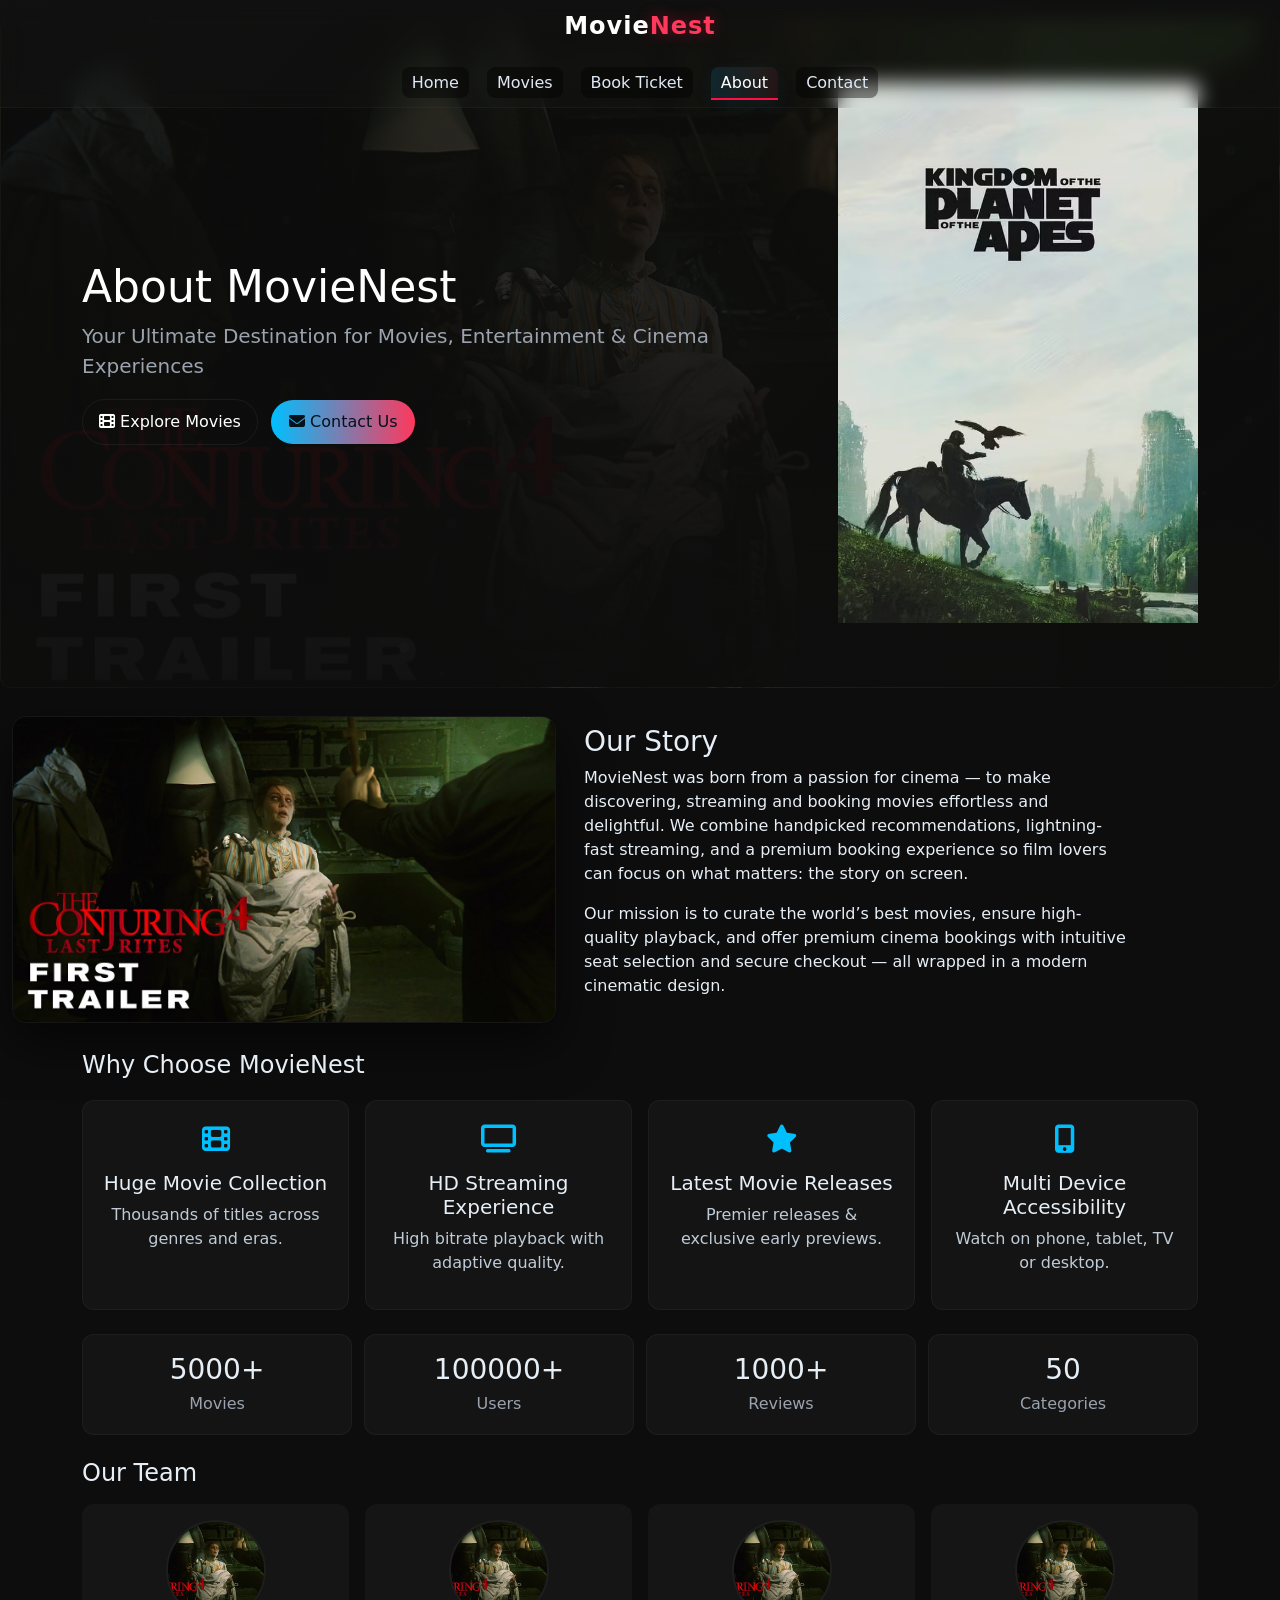
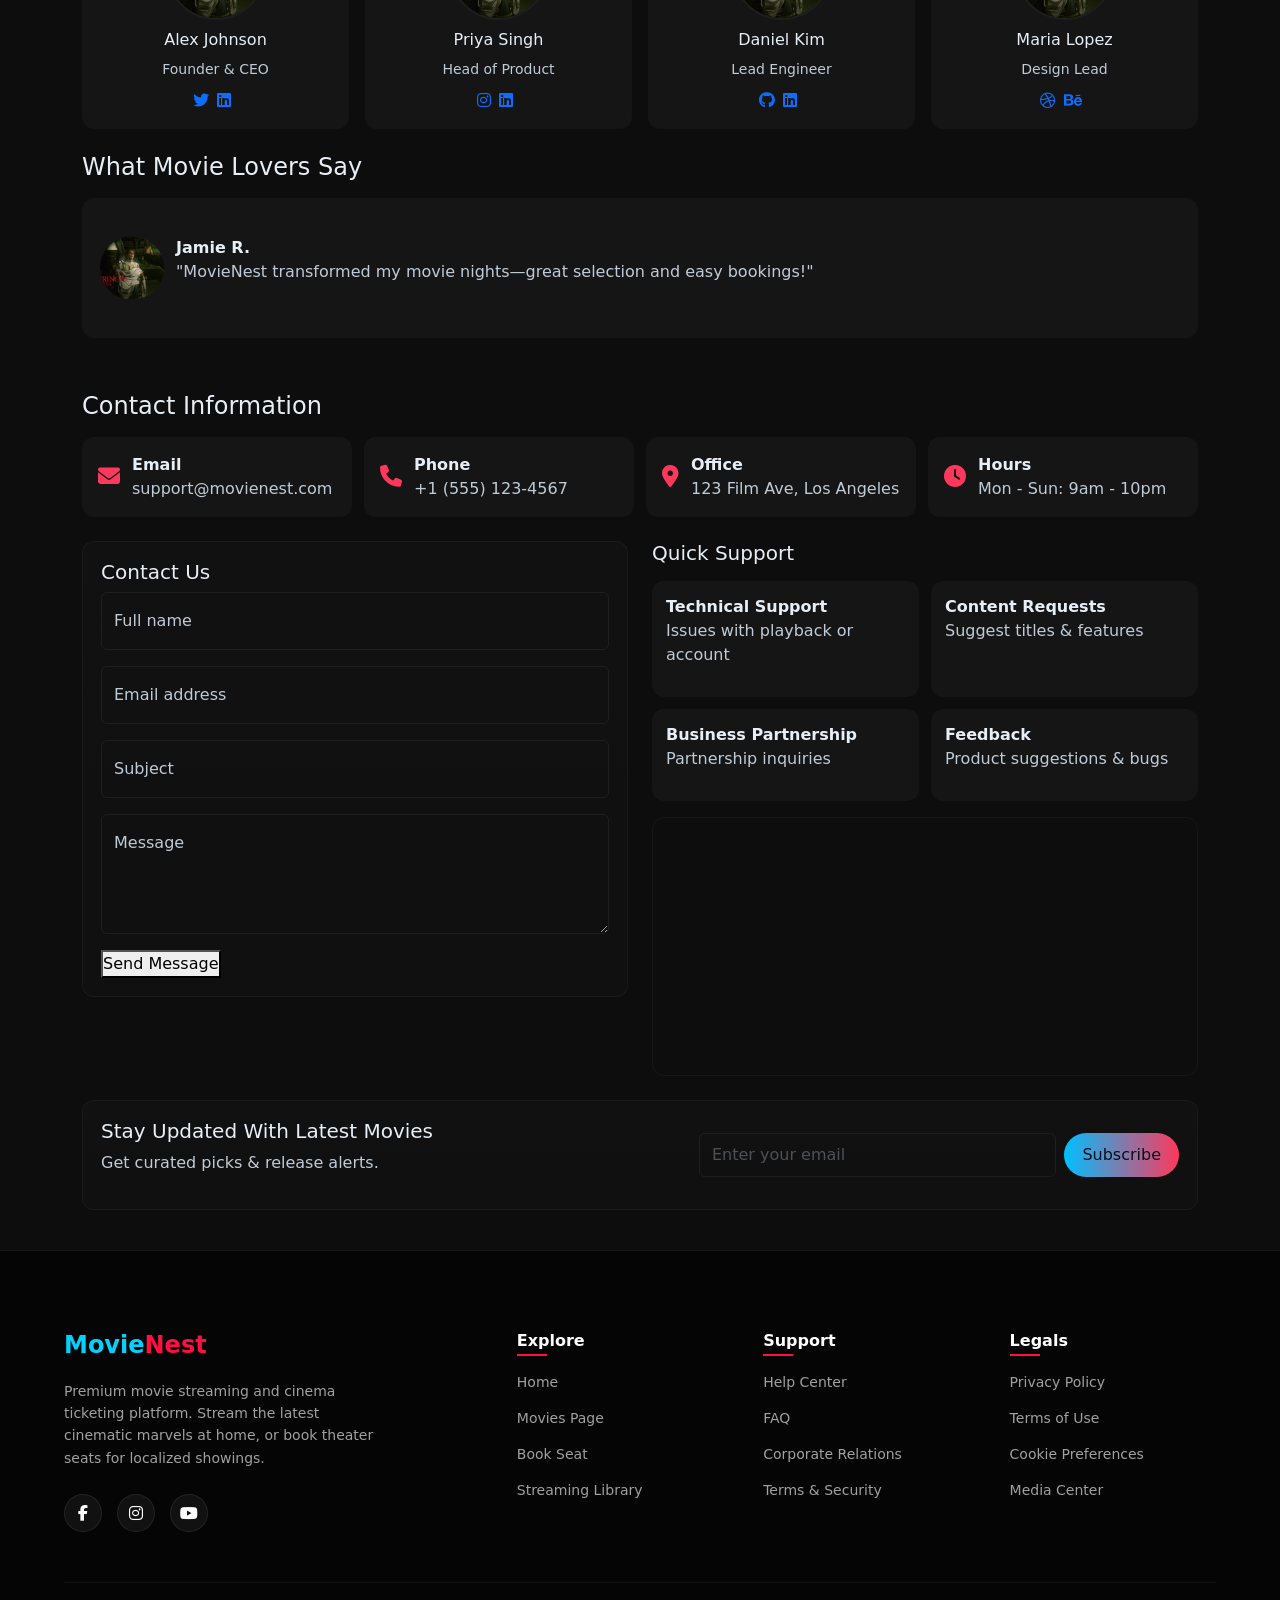
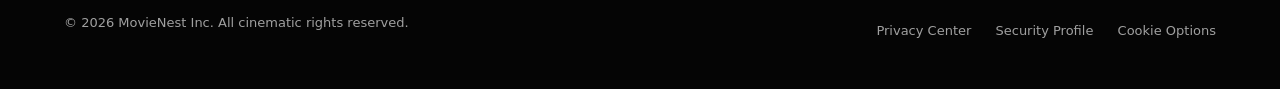
<file: movies/about.html>
<!doctype html>
<html lang="en">
<head>
  <meta charset="utf-8">
  <meta name="viewport" content="width=device-width, initial-scale=1">
  <title>About & Contact - MovieNest</title>
  <link href="https://cdn.jsdelivr.net/npm/bootstrap@5.3.7/dist/css/bootstrap.min.css" rel="stylesheet">
  <link rel="stylesheet" href="https://cdnjs.cloudflare.com/ajax/libs/font-awesome/6.4.0/css/all.min.css">
  <link rel="stylesheet" href="movies.css">
  <link rel="stylesheet" href="style.css">
  <link rel="stylesheet" href="about.css">
</head>
<body>
  <!-- Header -->
  <header id="navHeader">
    <nav class="navbar-glass">
      <div class="nav-brand">
        <a href="index.html" style="text-decoration:none"><h3>Movie<span>Nest</span></h3></a>
      </div>
      <button class="hamburger" id="hamburgerBtn" aria-label="Toggle navigation"><i class="fa-solid fa-bars"></i></button>
      <ul class="nav-links" id="navLinksMenu">
        <li><a href="index.html">Home</a></li>
        <li><a href="movies.html">Movies</a></li>
        <li><a href="booking.html">Book Ticket</a></li>
        <li class="active"><a href="about.html">About</a></li>
        <li><a href="#contactSection">Contact</a></li>
      </ul>
    </nav>
  </header>

  <!-- Hero -->
  <section class="hero">
    <div class="overlay"></div>
    <div class="particles"></div>
    <div class="container d-flex align-items-center gap-4">
      <div style="flex:1;">
        <h1>About MovieNest</h1>
        <p class="lead">Your Ultimate Destination for Movies, Entertainment & Cinema Experiences</p>
        <div class="cta">
          <a href="movies.html" class="btn btn-ghost me-2"><i class="fa-solid fa-film"></i> Explore Movies</a>
          <a href="#contactSection" class="btn btn-primary-cta"><i class="fa-solid fa-envelope"></i> Contact Us</a>
        </div>
      </div>
      <div style="width:360px" class="d-none d-md-block">
        <div class="glass-card img-card">
          <img src="img/Kingdom-of-the-Planet-of-the-Apes-Movie-Poster-Temp.avif" alt="collage" style="width:100%;height:auto;display:block">
        </div>
      </div>
    </div>
  </section>

  <!-- Our Story -->
  <section class="container story">
    <div class="img-card reveal"><img src="img/maxresdefault.jpg" alt="story" style="width:100%;height:100%;object-fit:cover"></div>
    <div class="content reveal">
      <h3>Our Story</h3>
      <p>MovieNest was born from a passion for cinema — to make discovering, streaming and booking movies effortless and delightful. We combine handpicked recommendations, lightning-fast streaming, and a premium booking experience so film lovers can focus on what matters: the story on screen.</p>
      <p>Our mission is to curate the world’s best movies, ensure high-quality playback, and offer premium cinema bookings with intuitive seat selection and secure checkout — all wrapped in a modern cinematic design.</p>
    </div>
  </section>

  <!-- Why choose us -->
  <section class="container">
    <h4 class="mb-3">Why Choose MovieNest</h4>
    <div class="why-grid">
      <div class="why-card reveal"><div class="icon"><i class="fa-solid fa-film"></i></div><h5>Huge Movie Collection</h5><p class="text-muted">Thousands of titles across genres and eras.</p></div>
      <div class="why-card reveal"><div class="icon"><i class="fa-solid fa-tv"></i></div><h5>HD Streaming Experience</h5><p class="text-muted">High bitrate playback with adaptive quality.</p></div>
      <div class="why-card reveal"><div class="icon"><i class="fa-solid fa-star"></i></div><h5>Latest Movie Releases</h5><p class="text-muted">Premier releases & exclusive early previews.</p></div>
      <div class="why-card reveal"><div class="icon"><i class="fa-solid fa-mobile-screen-button"></i></div><h5>Multi Device Accessibility</h5><p class="text-muted">Watch on phone, tablet, TV or desktop.</p></div>
    </div>
  </section>

  <!-- Statistics -->
  <section class="container my-4">
    <div class="counters">
      <div class="counter reveal"><h3 id="c1">0</h3><p>Movies</p></div>
      <div class="counter reveal"><h3 id="c2">0</h3><p>Users</p></div>
      <div class="counter reveal"><h3 id="c3">0</h3><p>Reviews</p></div>
      <div class="counter reveal"><h3 id="c4">0</h3><p>Categories</p></div>
    </div>
  </section>

  <!-- Team -->
  <section class="container my-4">
    <h4 class="mb-3">Our Team</h4>
    <div class="team-grid">
      <div class="team-card reveal"><img src="img/maxresdefault.jpg" alt="dev"><h6>Alex Johnson</h6><small class="text-muted">Founder & CEO</small><div class="mt-2"><a href="#" class="me-2"><i class="fa-brands fa-twitter"></i></a><a href="#" class="me-2"><i class="fa-brands fa-linkedin"></i></a></div></div>
      <div class="team-card reveal"><img src="img/maxresdefault.jpg" alt="dev"><h6>Priya Singh</h6><small class="text-muted">Head of Product</small><div class="mt-2"><a href="#" class="me-2"><i class="fa-brands fa-instagram"></i></a><a href="#" class="me-2"><i class="fa-brands fa-linkedin"></i></a></div></div>
      <div class="team-card reveal"><img src="img/maxresdefault.jpg" alt="dev"><h6>Daniel Kim</h6><small class="text-muted">Lead Engineer</small><div class="mt-2"><a href="#" class="me-2"><i class="fa-brands fa-github"></i></a><a href="#" class="me-2"><i class="fa-brands fa-linkedin"></i></a></div></div>
      <div class="team-card reveal"><img src="img/maxresdefault.jpg" alt="dev"><h6>Maria Lopez</h6><small class="text-muted">Design Lead</small><div class="mt-2"><a href="#" class="me-2"><i class="fa-brands fa-dribbble"></i></a><a href="#" class="me-2"><i class="fa-brands fa-behance"></i></a></div></div>
    </div>
  </section>

  <!-- Testimonials -->
  <section class="container my-4 testimonial-wrap">
    <h4 class="mb-3">What Movie Lovers Say</h4>
    <div style="position:relative;overflow:hidden;height:170px">
      <div class="testimonial reveal">
        <div class="avatar"><img src="img/maxresdefault.jpg" alt="u"></div>
        <div><strong>Jamie R.</strong><p class="text-muted">"MovieNest transformed my movie nights—great selection and easy bookings!"</p></div>
      </div>
      <div class="testimonial reveal">
        <div class="avatar"><img src="img/maxresdefault.jpg" alt="u"></div>
        <div><strong>Sana K.</strong><p class="text-muted">"Perfect UI & fast streaming. Highly recommended."</p></div>
      </div>
      <div class="testimonial reveal">
        <div class="avatar"><img src="img/maxresdefault.jpg" alt="u"></div>
        <div><strong>Ravi P.</strong><p class="text-muted">"Seat selection is intuitive and the checkout is seamless."</p></div>
      </div>
    </div>
  </section>

  <!-- Contact Information -->
  <section id="contactSection" class="container my-4">
    <h4 class="mb-3">Contact Information</h4>
    <div class="contact-grid">
      <div class="contact-card reveal"><div class="icon"><i class="fa-solid fa-envelope"></i></div><div><strong>Email</strong><div class="text-muted">support@movienest.com</div></div></div>
      <div class="contact-card reveal"><div class="icon"><i class="fa-solid fa-phone"></i></div><div><strong>Phone</strong><div class="text-muted">+1 (555) 123-4567</div></div></div>
      <div class="contact-card reveal"><div class="icon"><i class="fa-solid fa-location-dot"></i></div><div><strong>Office</strong><div class="text-muted">123 Film Ave, Los Angeles</div></div></div>
      <div class="contact-card reveal"><div class="icon"><i class="fa-solid fa-clock"></i></div><div><strong>Hours</strong><div class="text-muted">Mon - Sun: 9am - 10pm</div></div></div>
    </div>

    <div class="row mt-4">
      <div class="col-lg-6">
        <div class="form-glass">
          <h5>Contact Us</h5>
          <form id="contactForm">
            <div class="mb-3 form-floating">
              <input id="cname" class="form-control" placeholder="Full name" required>
              <label for="cname">Full name</label>
            </div>
            <div class="mb-3 form-floating">
              <input id="cemail" class="form-control" placeholder="Email" required>
              <label for="cemail">Email address</label>
            </div>
            <div class="mb-3 form-floating">
              <input id="csubject" class="form-control" placeholder="Subject">
              <label for="csubject">Subject</label>
            </div>
            <div class="mb-3 form-floating">
              <textarea id="cmessage" class="form-control" placeholder="Message" style="height:120px"></textarea>
              <label for="cmessage">Message</label>
            </div>
            <button class="proceed-btn" type="submit">Send Message</button>
          </form>
        </div>
      </div>

      <div class="col-lg-6">
        <h5 class="mb-3">Quick Support</h5>
        <div class="support-grid">
          <div class="support-card reveal"><strong>Technical Support</strong><p class="text-muted">Issues with playback or account</p></div>
          <div class="support-card reveal"><strong>Content Requests</strong><p class="text-muted">Suggest titles & features</p></div>
          <div class="support-card reveal"><strong>Business Partnership</strong><p class="text-muted">Partnership inquiries</p></div>
          <div class="support-card reveal"><strong>Feedback</strong><p class="text-muted">Product suggestions & bugs</p></div>
        </div>

        <div class="map-wrap mt-3">
          <iframe src="https://www.google.com/maps?q=Los+Angeles&output=embed" style="width:100%;height:250px;border:0;" loading="lazy"></iframe>
        </div>
      </div>
    </div>
  </section>

  <!-- FAQ
  <section class="container my-4 faq">
    <h4 class="mb-3">FAQ</h4>
    <div class="accordion" id="faqAcc">
      <div class="accordion-item">
        <h2 class="accordion-header"><button class="accordion-button collapsed" type="button" data-bs-toggle="collapse" data-bs-target="#faq1">How can I book movie tickets?</button></h2>
        <div id="faq1" class="accordion-collapse collapse" data-bs-parent="#faqAcc"><div class="accordion-body">Select a movie, pick a showtime, choose seats and checkout.</div></div>
      </div>
      <div class="accordion-item">
        <h2 class="accordion-header"><button class="accordion-button collapsed" type="button" data-bs-toggle="collapse" data-bs-target="#faq2">Can I watch trailers?</button></h2>
        <div id="faq2" class="accordion-collapse collapse" data-bs-parent="#faqAcc"><div class="accordion-body">Yes — use the "Watch Trailer" buttons on movie pages.</div></div>
      </div>
      <div class="accordion-item">
        <h2 class="accordion-header"><button class="accordion-button collapsed" type="button" data-bs-toggle="collapse" data-bs-target="#faq3">Is MovieNest free?</button></h2>
        <div id="faq3" class="accordion-collapse collapse" data-bs-parent="#faqAcc"><div class="accordion-body">MovieNest offers free browsing; some content and bookings may be paid.</div></div>
      </div>
      <div class="accordion-item">
        <h2 class="accordion-header"><button class="accordion-button collapsed" type="button" data-bs-toggle="collapse" data-bs-target="#faq4">How do I contact support?</button></h2>
        <div id="faq4" class="accordion-collapse collapse" data-bs-parent="#faqAcc"><div class="accordion-body">Use the contact form or email support@movienest.com.</div></div>
      </div>
      <div class="accordion-item">
        <h2 class="accordion-header"><button class="accordion-button collapsed" type="button" data-bs-toggle="collapse" data-bs-target="#faq5">Can I cancel bookings?</button></h2>
        <div id="faq5" class="accordion-collapse collapse" data-bs-parent="#faqAcc"><div class="accordion-body">Cancellation policies vary by partner cinemas; check booking details.</div></div>
      </div>
    </div>
  </section> -->

  <!-- Newsletter -->
  <section class="container my-4">
    <div class="newsletter form-glass d-flex align-items-center justify-content-between">
      <div>
        <h5>Stay Updated With Latest Movies</h5>
        <p class="text-muted">Get curated picks & release alerts.</p>
      </div>
      <div class="d-flex gap-2" style="max-width:480px;width:100%">
        <input class="form-control" placeholder="Enter your email">
        <button class="btn btn-primary-cta">Subscribe</button>
      </div>
    </div>
  </section>

    <!-- 11. Premium Cinematic Footer -->
    <footer class="premium-footer">
      <div class="footer-top">
        <div class="footer-brand-col">
          <h4>Movie<span>Nest</span></h4>
          <p>Premium movie streaming and cinema ticketing platform. Stream the latest cinematic marvels at home, or book theater seats for localized showings.</p>
          <div class="social-links">
            <a href="#" class="social-btn" aria-label="Facebook"><i class="fa-brands fa-facebook-f"></i></a>
                    
            <a href="#" class="social-btn" aria-label="Instagram"><i class="fa-brands fa-instagram"></i></a>
            <a href="#" class="social-btn" aria-label="YouTube"><i class="fa-brands fa-youtube"></i></a>
          </div>
        </div>
            
        <div class="footer-col">
          <h5>Explore</h5>
          <ul class="footer-links">
            <li><a href="index.html">Home</a></li>
            <li><a href="movies.html">Movies Page</a></li>
            <li><a href="booking.html">Book Seat</a></li>
            <li><a href="#">Streaming Library</a></li>
          </ul>
        </div>

        <div class="footer-col">
          <h5>Support</h5>
          <ul class="footer-links">
            <li><a href="#">Help Center</a></li>
            <li><a href="#">FAQ</a></li>
            <li><a href="#">Corporate Relations</a></li>
            <li><a href="#">Terms & Security</a></li>
          </ul>
        </div>

        <div class="footer-col">
          <h5>Legals</h5>
          <ul class="footer-links">
            <li><a href="#">Privacy Policy</a></li>
            <li><a href="#">Terms of Use</a></li>
            <li><a href="#">Cookie Preferences</a></li>
            <li><a href="#">Media Center</a></li>
          </ul>
        </div>
      </div>

      <div class="footer-bottom">
        <p>&copy; 2026 MovieNest Inc. All cinematic rights reserved.</p>
        <div class="footer-bottom-links">
          <a href="#">Privacy Center</a>
          <a href="#">Security Profile</a>
          <a href="#">Cookie Options</a>
        </div>
      </div>
    </footer>

  <script src="https://cdn.jsdelivr.net/npm/bootstrap@5.3.7/dist/js/bootstrap.bundle.min.js"></script>
  <script src="nav.js"></script>
  <script src="about.js"></script>
</body>
</html>
</file>
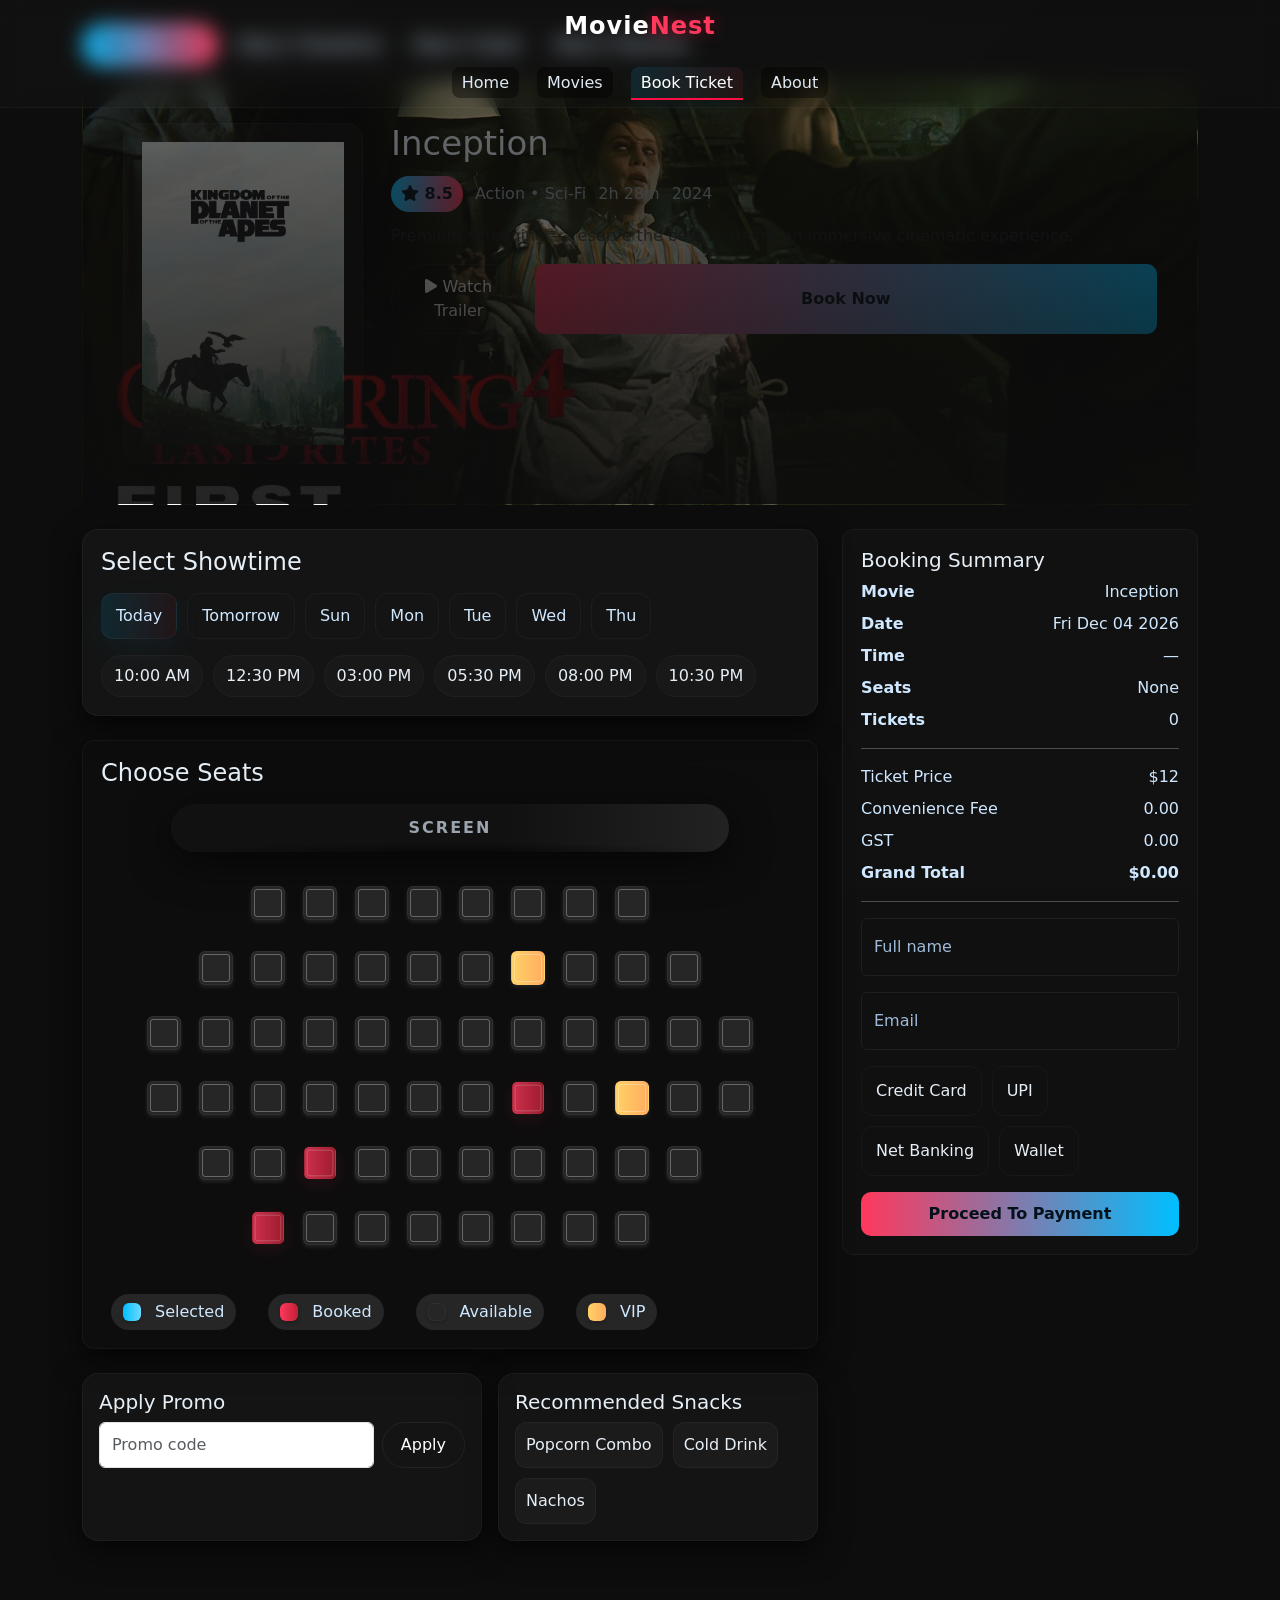
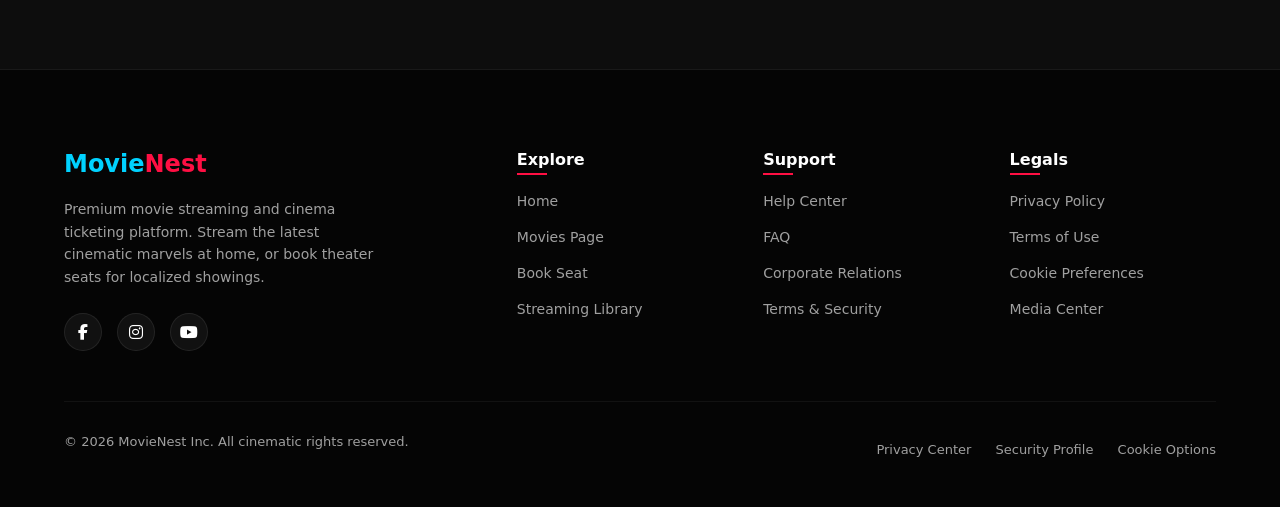
<file: movies/booking.html>
<!doctype html>
<html lang="en">
<head>
  <meta charset="utf-8">
  <meta name="viewport" content="width=device-width, initial-scale=1">
  <title>Book Tickets - MovieNest</title>
  <!-- Bootstrap -->
  <link href="https://cdn.jsdelivr.net/npm/bootstrap@5.3.7/dist/css/bootstrap.min.css" rel="stylesheet">
  <!-- FontAwesome -->
  <link rel="stylesheet" href="https://cdnjs.cloudflare.com/ajax/libs/font-awesome/6.4.0/css/all.min.css">
  <!-- Shared & page styles -->
  <link rel="stylesheet" href="movies.css">
  <link rel="stylesheet" href="style.css">
  <link rel="stylesheet" href="booking.css">
</head>
<body>

  <!-- Header -->
  <header id="navHeader">
    <nav class="navbar-glass">
      <div class="nav-brand">
        <a href="index.html" style="text-decoration:none"><h3>Movie<span>Nest</span></h3></a>
      </div>
      <button class="hamburger" id="hamburgerBtn" aria-label="Toggle navigation"><i class="fa-solid fa-bars"></i></button>
      <ul class="nav-links" id="navLinksMenu">
        <li><a href="index.html">Home</a></li>
        <li><a href="movies.html">Movies</a></li>
        <li class="active"><a href="booking.html">Book Ticket</a></li>
        <li><a href="about.html">About</a></li>
      </ul>
    </nav>
  </header>

  <main class="container py-4">
    <!-- Progress Tracker -->
    <div class="progress-tracker mb-3">
      <div class="step active">Step 1: Movie</div>
      <div class="step">Step 2: Showtime</div>
      <div class="step">Step 3: Seats</div>
      <div class="step">Step 4: Payment</div>
    </div>

    <!-- Hero -->
    <section class="hero-banner" style="background-image:url('img/maxresdefault.jpg');">
      <div class="overlay"></div>
      <div class="hero-inner container">
        <div class="movie-poster-card glass-card">
          <img src="img/Kingdom-of-the-Planet-of-the-Apes-Movie-Poster-Temp.avif" alt="Poster">
        </div>
        <div class="movie-details">
          <h1 class="booking-movie-title">Movie Title</h1>
          <div class="meta-row">
            <div class="meta-badge"><i class="fa fa-star"></i> 8.5</div>
            <div style="color:var(--muted)">Action • Sci-Fi</div>
            <div style="color:var(--muted)">2h 28m</div>
            <div style="color:var(--muted)">2024</div>
          </div>
          <p class="text-muted">Premium screening — reserve the best seats for an immersive cinematic experience.</p>
          <div class="d-flex gap-2 mt-3">
            <button class="btn btn-ghost" id="watchTrailerBtn"><i class="fa fa-play"></i> Watch Trailer</button>
            <button class="btn proceed-btn" onclick="document.getElementById('seatSection').scrollIntoView({behavior:'smooth'})">Book Now</button>
          </div>
        </div>
      </div>
    </section>

    <!-- Main content -->
    <div class="row my-4">
      <div class="col-lg-8">
        <!-- Showtime -->
        <div class="glass-card mb-4">
          <h4 class="mb-3">Select Showtime</h4>
          <div id="dateCardsContainer" class="date-cards mb-3"></div>
          <div id="timePillsContainer" class="time-pills"></div>
        </div>

        <!-- Seat selection -->
        <section id="seatSection" class="glass-card seating-area">
          <h4 class="mb-3">Choose Seats</h4>
          <div class="screen">SCREEN</div>
          <div id="seatMap" class="seat-map" aria-label="Seat map"></div>
          <div class="legend mt-3">
            <div class="legend-item"><div class="legend-color" style="background:linear-gradient(90deg,var(--neon-blue),#6bd8ff)"></div><span>Selected</span></div>
            <div class="legend-item"><div class="legend-color" style="background:linear-gradient(90deg,var(--neon-red),#c12036)"></div><span>Booked</span></div>
            <div class="legend-item"><div class="legend-color" style="background:#262626;border:1px solid rgba(255,255,255,0.04)"></div><span>Available</span></div>
            <div class="legend-item"><div class="legend-color" style="background:linear-gradient(90deg,#ffd166,#ffad60)"></div><span>VIP</span></div>
          </div>
        </section>

        <!-- Offers & Snacks -->
        <div class="d-flex gap-3 mt-4 flex-wrap">
          <div class="glass-card p-3" style="flex:1">
            <h5>Apply Promo</h5>
            <div class="d-flex gap-2 mt-2">
              <input class="form-control" id="promoCode" placeholder="Promo code">
              <button class="btn btn-ghost">Apply</button>
            </div>
          </div>
          <div class="glass-card p-3" style="width:320px">
            <h5>Recommended Snacks</h5>
            <div class="snack-row mt-2">
              <div class="snack-card">Popcorn Combo</div>
              <div class="snack-card">Cold Drink</div>
              <div class="snack-card">Nachos</div>
            </div>
          </div>
        </div>
      </div>

      <!-- Summary Sidebar -->
      <aside class="col-lg-4">
        <div class="summary-sticky">
          <div class="summary-card">
            <h5>Booking Summary</h5>
            <div class="summary-row"><strong>Movie</strong><span class="booking-movie-title">—</span></div>
            <div class="summary-row"><strong>Date</strong><span id="summaryDate">—</span></div>
            <div class="summary-row"><strong>Time</strong><span id="summaryTime">—</span></div>
            <div class="summary-row"><strong>Seats</strong><span id="summarySeats">None</span></div>
            <div class="summary-row"><strong>Tickets</strong><span id="summaryTicketCount">0</span></div>
            <hr>
            <div class="summary-row"><span>Ticket Price</span><span>$12</span></div>
            <div class="summary-row"><span>Convenience Fee</span><span id="summaryConvenience">0.00</span></div>
            <div class="summary-row"><span>GST</span><span id="summaryGST">0.00</span></div>
            <div class="summary-row"><strong>Grand Total</strong><strong>$<span id="summaryPrice">0.00</span></strong></div>
            <hr>
            <form id="finalBookingForm">
              <div class="form-floating mb-3">
                <input id="customerName" class="form-control" placeholder="Full name" required>
                <label for="customerName">Full name</label>
              </div>
              <div class="form-floating mb-3">
                <input id="customerEmail" type="email" class="form-control" placeholder="Email" required>
                <label for="customerEmail">Email</label>
              </div>
              <div class="mb-3">
                <div class="payment-options">
                    <div class="pay-card" data-method="card">Credit Card</div>
                    <div class="pay-card" data-method="upi">UPI</div>
                    <div class="pay-card" data-method="netbank">Net Banking</div>
                    <div class="pay-card" data-method="wallet">Wallet</div>
                  </div>
              </div>
              <button type="submit" class="proceed-btn">Proceed To Payment</button>
            </form>
          </div>
        </div>
      </aside>
    </div>
  </main>

  <!-- Success Modal -->
  <div class="modal fade" id="successModal" tabindex="-1" aria-hidden="true">
    <div class="modal-dialog modal-dialog-centered">
      <div class="modal-content glass-card text-center p-4">
        <div style="font-size:56px;color:var(--neon-blue)"><i class="fa-solid fa-circle-check"></i></div>
        <h4 class="mt-3">Booking Confirmed</h4>
        <p>Your Booking ID: <strong id="successBookingId">---</strong></p>
        <div style="height:120px;width:120px;margin:0 auto;background:#111;border-radius:12px;display:flex;align-items:center;justify-content:center;color:#666">QR</div>
        <div class="mt-3 d-flex gap-2 justify-content-center">
          <button class="btn btn-ghost" data-bs-dismiss="modal">Close</button>
          <button class="proceed-btn" onclick="downloadTicket()">Download Ticket</button>
        </div>
      </div>
    </div>
  </div>

    <!-- 11. Premium Cinematic Footer -->
    <footer class="premium-footer">
        <div class="footer-top">
            <div class="footer-brand-col">
                <h4>Movie<span>Nest</span></h4>
                <p>Premium movie streaming and cinema ticketing platform. Stream the latest cinematic marvels at home, or book theater seats for localized showings.</p>
                <div class="social-links">
                    <a href="#" class="social-btn" aria-label="Facebook"><i class="fa-brands fa-facebook-f"></i></a>
                    
                    <a href="#" class="social-btn" aria-label="Instagram"><i class="fa-brands fa-instagram"></i></a>
                    <a href="#" class="social-btn" aria-label="YouTube"><i class="fa-brands fa-youtube"></i></a>
                </div>
            </div>
            
            <div class="footer-col">
                <h5>Explore</h5>
                <ul class="footer-links">
                    <li><a href="index.html">Home</a></li>
                    <li><a href="movies.html">Movies Page</a></li>
                    <li><a href="booking.html">Book Seat</a></li>
                    <li><a href="#">Streaming Library</a></li>
                </ul>
            </div>

            <div class="footer-col">
                <h5>Support</h5>
                <ul class="footer-links">
                    <li><a href="#">Help Center</a></li>
                    <li><a href="#">FAQ</a></li>
                    <li><a href="#">Corporate Relations</a></li>
                    <li><a href="#">Terms & Security</a></li>
                </ul>
            </div>

            <div class="footer-col">
                <h5>Legals</h5>
                <ul class="footer-links">
                    <li><a href="#">Privacy Policy</a></li>
                    <li><a href="#">Terms of Use</a></li>
                    <li><a href="#">Cookie Preferences</a></li>
                    <li><a href="#">Media Center</a></li>
                </ul>
            </div>
        </div>

        <div class="footer-bottom">
            <p>&copy; 2026 MovieNest Inc. All cinematic rights reserved.</p>
            <div class="footer-bottom-links">
                <a href="#">Privacy Center</a>
                <a href="#">Security Profile</a>
                <a href="#">Cookie Options</a>
            </div>
        </div>
    </footer>

  <!-- Scripts -->
  <script src="https://cdn.jsdelivr.net/npm/bootstrap@5.3.7/dist/js/bootstrap.bundle.min.js"></script>
    <script src="nav.js"></script>
    <script src="booking.js"></script>
</body>
</html>
</file>
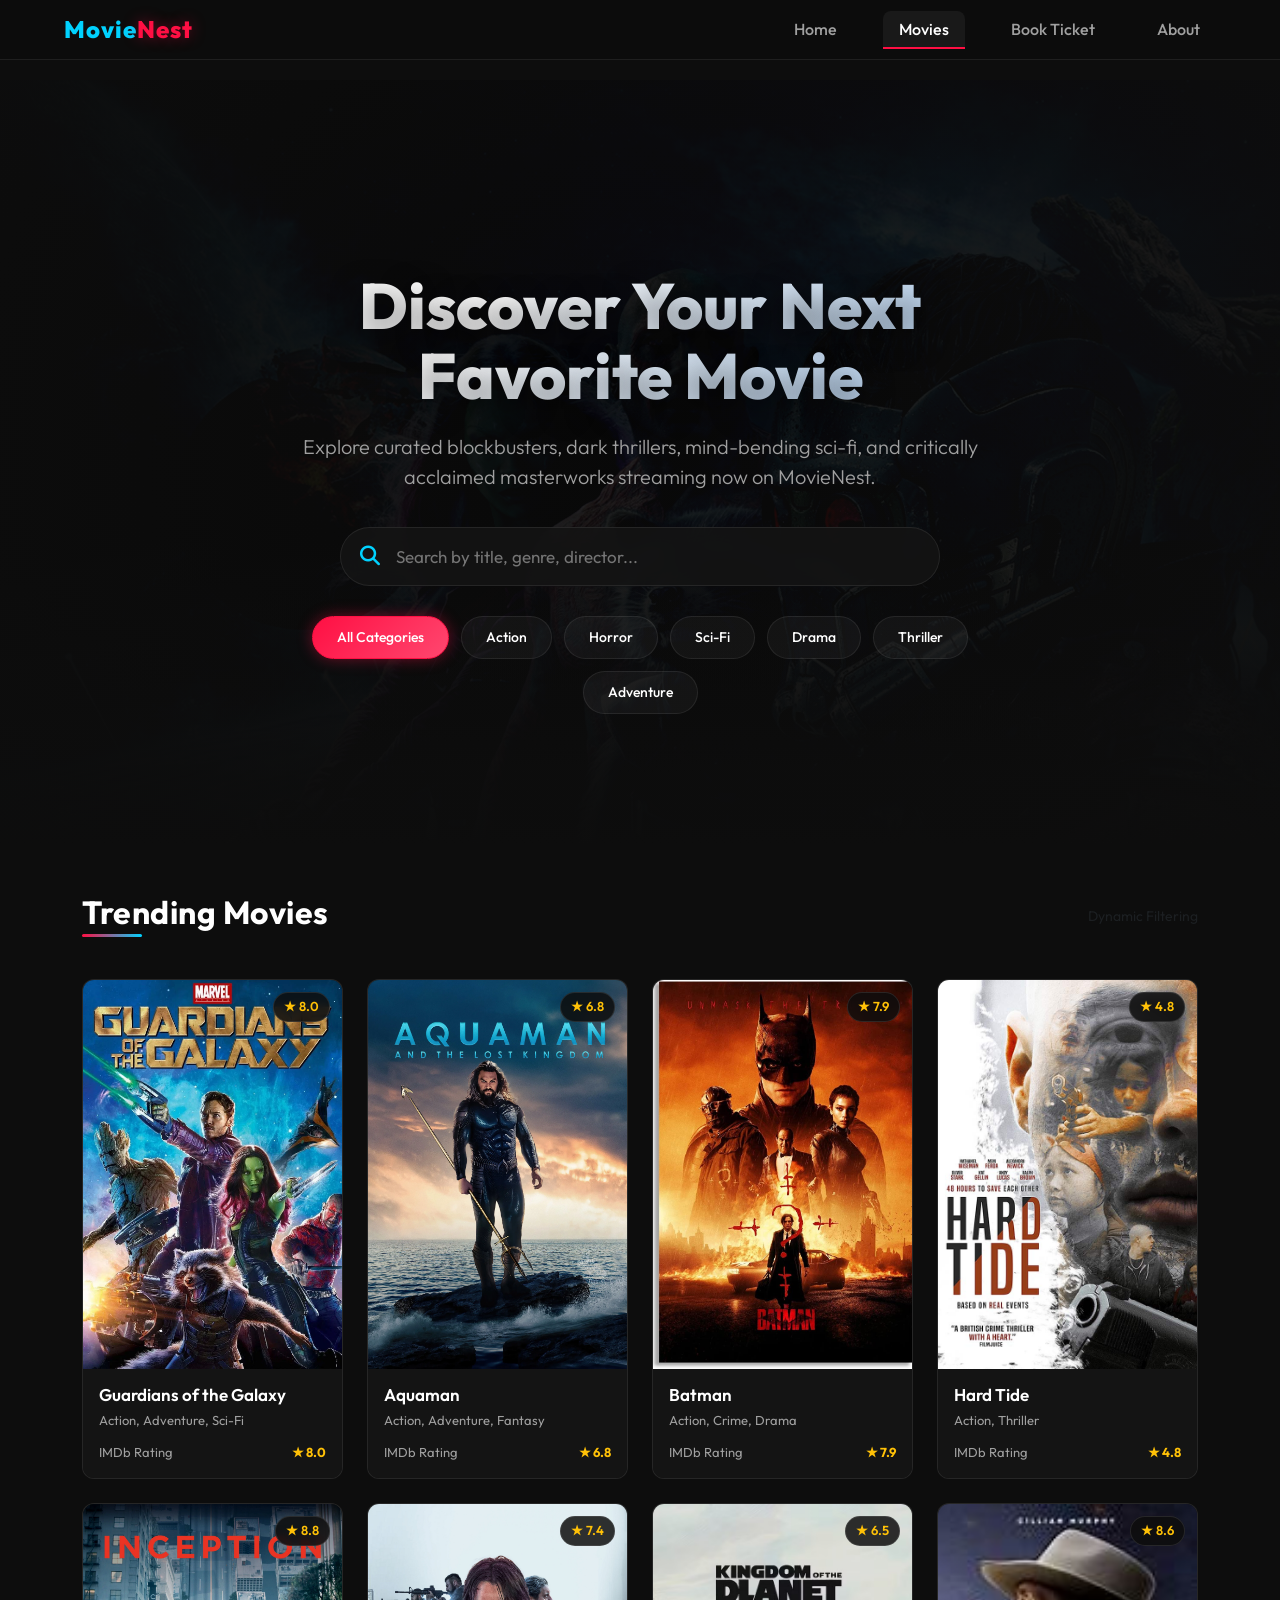
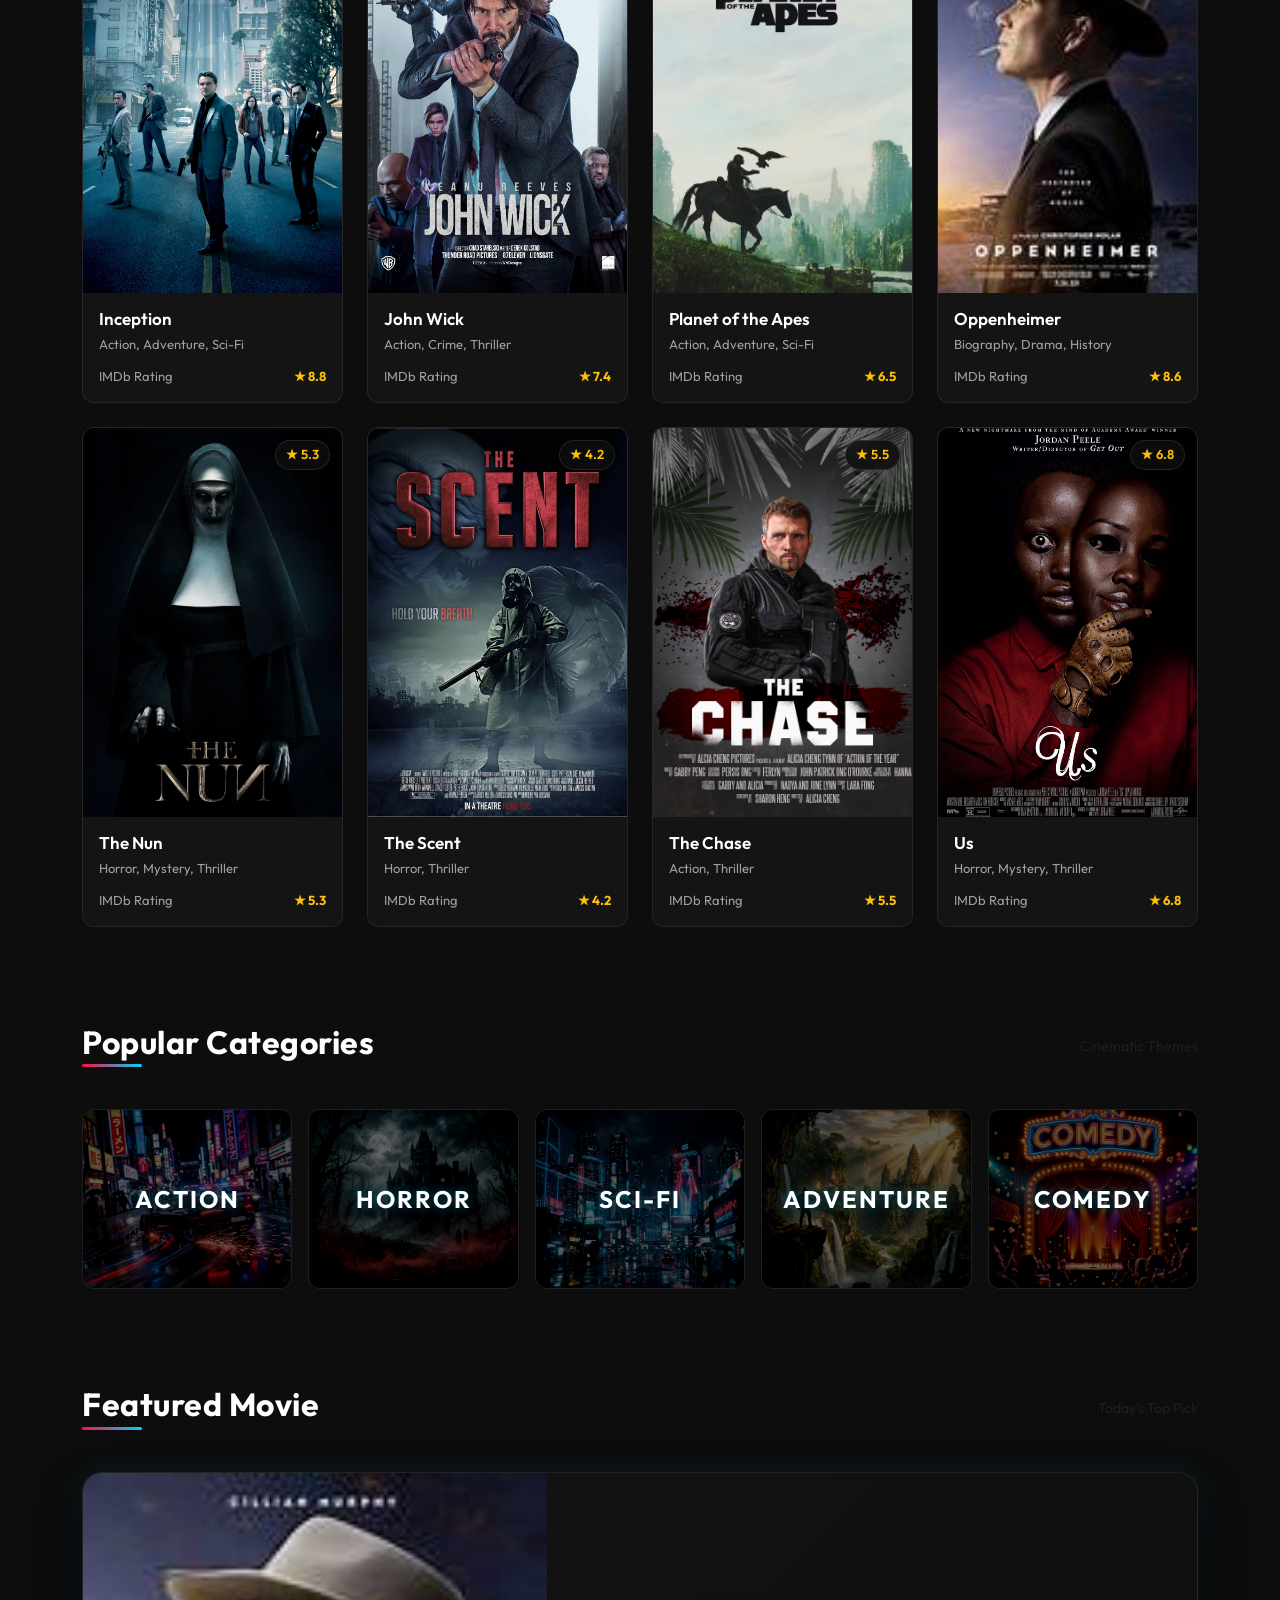
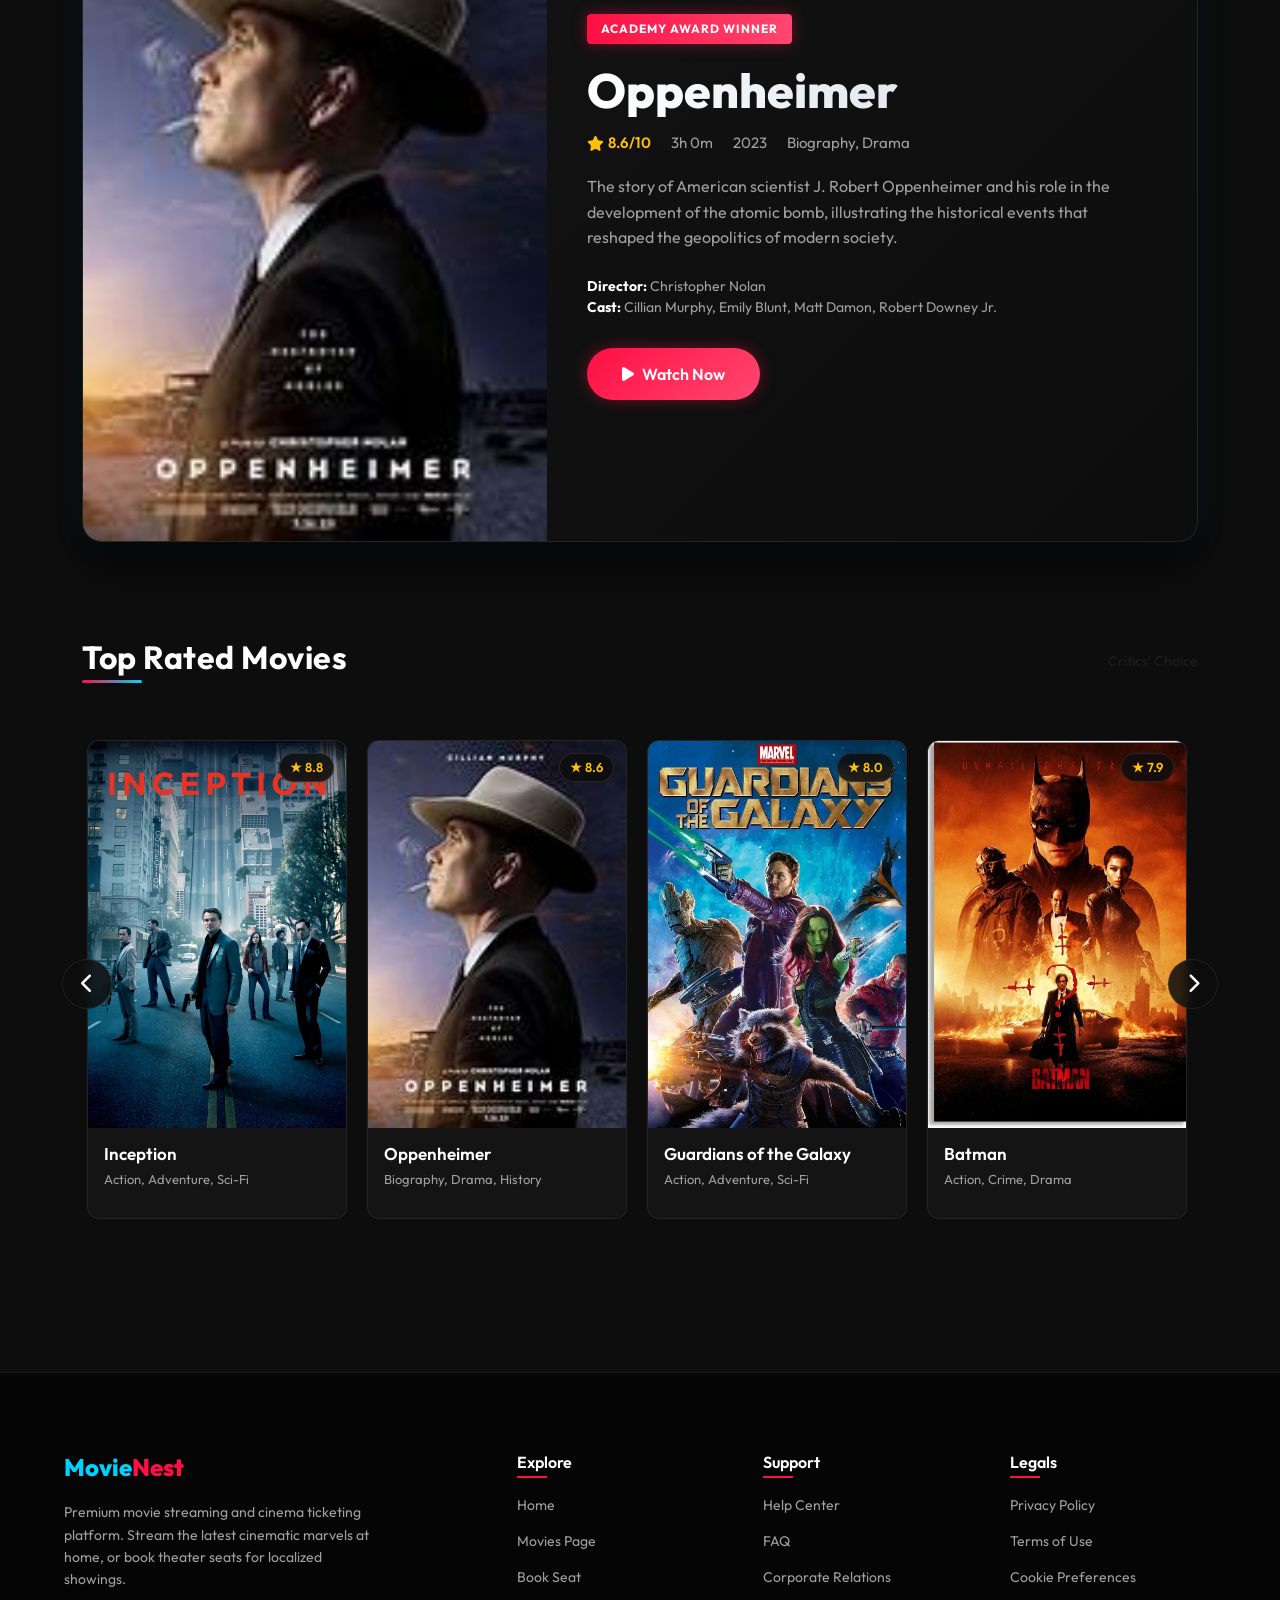
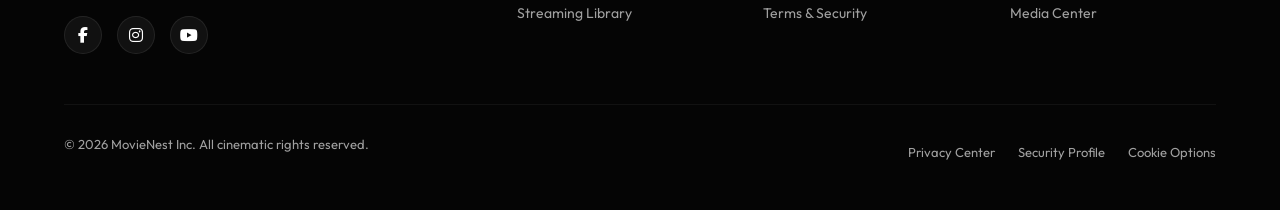
<file: movies/movies.html>
<!doctype html>
<html lang="en">
<head>
    <meta charset="utf-8">
    <meta name="viewport" content="width=device-width, initial-scale=1">
    <title>Movies - MovieNest</title>
    <!-- Bootstrap 5.3.7 CSS -->
    <link href="https://cdn.jsdelivr.net/npm/bootstrap@5.3.7/dist/css/bootstrap.min.css" rel="stylesheet" integrity="sha384-LN+7fdVzj6u52u30Kp6M/trliBMCMKTyK833zpbD+pXdCLuTusPj697FH4R/5mcr" crossorigin="anonymous">
    <!-- FontAwesome for Icons -->
    <link rel="stylesheet" href="https://cdnjs.cloudflare.com/ajax/libs/font-awesome/6.4.0/css/all.min.css">
    <!-- Custom Style Sheet -->
    <link rel="stylesheet" href="movies.css">
</head>
<body>

    <!-- Header & Navbar -->
    <header id="navHeader">
        <nav class="navbar-glass">
            <div class="nav-brand">
                <a href="index.html" style="text-decoration: none;">
                    <h3>Movie<span>Nest</span></h3>
                </a>
            </div>
            
            <button class="hamburger" id="hamburgerBtn" aria-label="Toggle navigation">
                <i class="fa-solid fa-bars"></i>
            </button>

            <ul class="nav-links" id="navLinksMenu">
                <li><a href="index.html">Home</a></li>
                <li class="active"><a href="movies.html">Movies</a></li>
                <li><a href="booking.html">Book Ticket</a></li>
                <li><a href="about.html">About</a></li>
            </ul>
        </nav>
    </header>

    <!-- Main Content wrapper -->
    <main style="padding-top: 80px;">

        <!-- 1. Hero Section -->
        <section class="hero-section">
            <img src="img/backgroundImage.png" class="hero-bg" alt="Cinematic Hero Backdrop">
            <div class="hero-overlay"></div>
            <div class="hero-content">
                <h1 class="animate-fade-in">Discover Your Next Favorite Movie</h1>
                <p>Explore curated blockbusters, dark thrillers, mind-bending sci-fi, and critically acclaimed masterworks streaming now on MovieNest.</p>
                
                <!-- Search Movie Bar -->
                <div class="search-wrapper">
                    <input type="text" class="search-input" id="searchBar" placeholder="Search by title, genre, director...">
                    <i class="fa-solid fa-magnifying-glass search-icon"></i>
                </div>

                <!-- Category Filter Buttons -->
                <div class="filter-container">
                    <button class="filter-btn active" data-genre="All">All Categories</button>
                    <button class="filter-btn" data-genre="Action">Action</button>
                    <button class="filter-btn" data-genre="Horror">Horror</button>
                    <button class="filter-btn" data-genre="Sci-Fi">Sci-Fi</button>
                    <button class="filter-btn" data-genre="Drama">Drama</button>
                    <button class="filter-btn" data-genre="Thriller">Thriller</button>
                    <button class="filter-btn" data-genre="Adventure">Adventure</button>
                </div>
            </div>
        </section>

        <!-- 2. Trending Movies Section -->
        <section class="container py-5" id="trendingSection">
            <div class="section-title-wrap">
                <h2 class="section-title text-white">Trending Movies</h2>
                <span class="text-muted" style="font-size: 14px;">Dynamic Filtering</span>
            </div>
            
            <!-- Cards Grid Layout -->
            <div class="row row-cols-1 row-cols-sm-2 row-cols-md-3 row-cols-lg-4 g-4" id="trendingGrid">
                <!-- Movie cards are injected here dynamically by movies.js -->
            </div>
        </section>

        <!-- 3. Popular Categories Section -->
        <section class="container py-5">
            <div class="section-title-wrap">
                <h2 class="section-title text-white">Popular Categories</h2>
                <span class="text-muted" style="font-size: 14px;">Cinematic Themes</span>
            </div>

            <div class="row row-cols-2 row-cols-md-3 row-cols-lg-5 g-3">
                <!-- Action Movies -->
                <div class="col">
                    <div class="category-card" data-genre="Action">
                        <img src="img/cat_action.png" class="category-bg" alt="Action Movies">
                        <h4>Action</h4>
                    </div>
                </div>
                <!-- Horror Movies -->
                <div class="col">
                    <div class="category-card" data-genre="Horror">
                        <img src="img/cat_horror.png" class="category-bg" alt="Horror Movies">
                        <h4>Horror</h4>
                    </div>
                </div>
                <!-- Sci-Fi Movies -->
                <div class="col">
                    <div class="category-card" data-genre="Sci-Fi">
                        <img src="img/cat_scifi.png" class="category-bg" alt="Sci-Fi Movies">
                        <h4>Sci-Fi</h4>
                    </div>
                </div>
                <!-- Adventure Movies -->
                <div class="col">
                    <div class="category-card" data-genre="Adventure">
                        <img src="img/cat_adventure.png" class="category-bg" alt="Adventure Movies">
                        <h4>Adventure</h4>
                    </div>
                </div>
                <!-- Comedy Movies -->
                <div class="col">
                    <div class="category-card" data-genre="Drama">
                        <img src="img/cat_comedy.png" class="category-bg" alt="Comedy Movies">
                        <h4>Comedy</h4>
                    </div>
                </div>
            </div>
        </section>

        <!-- 4. Featured Movie Section -->
        <section class="container py-5">
            <div class="section-title-wrap">
                <h2 class="section-title text-white">Featured Movie</h2>
                <span class="text-muted" style="font-size: 14px;">Today's Top Pick</span>
            </div>

            <div class="featured-card">
                <div class="row g-0">
                    <div class="col-md-5 featured-poster-col">
                        <img src="img/oppenheimer.jpeg" class="featured-poster" alt="Featured Movie Poster">
                    </div>
                    <div class="col-md-7">
                        <div class="featured-details h-100">
                            <span class="featured-badge">Academy Award Winner</span>
                            <h3 class="featured-title">Oppenheimer</h3>
                            
                            <div class="featured-meta">
                                <span class="featured-rating"><i class="fa-solid fa-star"></i> 8.6/10</span>
                                <span>3h 0m</span>
                                <span>2023</span>
                                <span>Biography, Drama</span>
                            </div>

                            <p class="featured-desc">
                                The story of American scientist J. Robert Oppenheimer and his role in the development of the atomic bomb, illustrating the historical events that reshaped the geopolitics of modern society.
                            </p>

                            <p class="featured-cast">
                                <strong>Director:</strong> Christopher Nolan <br>
                                <strong>Cast:</strong> Cillian Murphy, Emily Blunt, Matt Damon, Robert Downey Jr.
                            </p>

                            <button class="btn-gradient-glow" onclick="watchFeaturedMovie('Oppenheimer')">
                                <i class="fa-solid fa-play"></i> Watch Now
                            </button>
                        </div>
                    </div>
                </div>
            </div>
        </section>

        <!-- 5. Top Rated Movies Section -->
        <section class="container py-5 mb-5">
            <div class="section-title-wrap">
                <h2 class="section-title text-white">Top Rated Movies</h2>
                <span class="text-muted" style="font-size: 14px;">Critics' Choice</span>
            </div>

            <!-- Slider Wrapper -->
            <div class="slider-container-outer">
                <button class="slider-btn prev" id="slidePrev" aria-label="Scroll left">
                    <i class="fa-solid fa-chevron-left"></i>
                </button>
                
                <div class="slider-container" id="topRatedSlider">
                    <!-- Movie cards are injected here dynamically by movies.js -->
                </div>

                <button class="slider-btn next" id="slideNext" aria-label="Scroll right">
                    <i class="fa-solid fa-chevron-right"></i>
                </button>
            </div>
        </section>

    </main>

    <!-- 11. Premium Cinematic Footer -->
    <footer class="premium-footer">
        <div class="footer-top">
            <div class="footer-brand-col">
                <h4>Movie<span>Nest</span></h4>
                <p>Premium movie streaming and cinema ticketing platform. Stream the latest cinematic marvels at home, or book theater seats for localized showings.</p>
                <div class="social-links">
                    <a href="#" class="social-btn" aria-label="Facebook"><i class="fa-brands fa-facebook-f"></i></a>
                    
                    <a href="#" class="social-btn" aria-label="Instagram"><i class="fa-brands fa-instagram"></i></a>
                    <a href="#" class="social-btn" aria-label="YouTube"><i class="fa-brands fa-youtube"></i></a>
                </div>
            </div>
            
            <div class="footer-col">
                <h5>Explore</h5>
                <ul class="footer-links">
                    <li><a href="index.html">Home</a></li>
                    <li><a href="movies.html">Movies Page</a></li>
                    <li><a href="booking.html">Book Seat</a></li>
                    <li><a href="#">Streaming Library</a></li>
                </ul>
            </div>

            <div class="footer-col">
                <h5>Support</h5>
                <ul class="footer-links">
                    <li><a href="#">Help Center</a></li>
                    <li><a href="#">FAQ</a></li>
                    <li><a href="#">Corporate Relations</a></li>
                    <li><a href="#">Terms & Security</a></li>
                </ul>
            </div>

            <div class="footer-col">
                <h5>Legals</h5>
                <ul class="footer-links">
                    <li><a href="#">Privacy Policy</a></li>
                    <li><a href="#">Terms of Use</a></li>
                    <li><a href="#">Cookie Preferences</a></li>
                    <li><a href="#">Media Center</a></li>
                </ul>
            </div>
        </div>

        <div class="footer-bottom">
            <p>&copy; 2026 MovieNest Inc. All cinematic rights reserved.</p>
            <div class="footer-bottom-links">
                <a href="#">Privacy Center</a>
                <a href="#">Security Profile</a>
                <a href="#">Cookie Options</a>
            </div>
        </div>
    </footer>

    <!-- 7. Dynamic Details & Trailer Modal -->
    <div class="modal fade" id="movieDetailsModal" tabindex="-1" aria-labelledby="movieDetailsModalLabel" aria-hidden="true">
        <div class="modal-dialog modal-lg modal-dialog-centered">
            <div class="modal-content dark-theme">
                <div class="modal-header dark-theme">
                    <h5 class="modal-title" id="modalMovieTitle">Movie Details</h5>
                    <button type="button" class="btn-close" data-bs-dismiss="modal" aria-label="Close"></button>
                </div>
                
                <div class="modal-body dark-theme">
                    <div class="modal-video-wrapper">
                        <video id="modalVideoPlayer" controls playsinline>
                            <source id="modalVideoSource" src="" type="video/mp4">
                            Your browser does not support HTML5 video player.
                        </video>
                    </div>
                    
                    <div class="row">
                        <div class="col-12">
                            <p class="mb-3 text-white-50">
                                <span class="badge bg-danger me-2" id="modalMovieGenre">Action</span>
                                <span class="me-3" id="modalMovieDuration">2h 10m</span>
                                <span id="modalMovieRating" class="text-warning"><i class="fa-solid fa-star"></i> 8.0</span>
                            </p>
                            <h6 class="text-white mb-2" style="font-weight: 600;">Synopsis</h6>
                            <p class="text-muted" id="modalMovieSynopsis" style="font-size: 14px; line-height: 1.6;"></p>
                            
                            <hr style="border-color: rgba(255,255,255,0.1);">
                            
                            <p class="text-muted mb-1" style="font-size: 13px;"><strong>Director:</strong> <span id="modalMovieDirector" class="text-white"></span></p>
                            <p class="text-muted" style="font-size: 13px;"><strong>Cast:</strong> <span id="modalMovieCast" class="text-white"></span></p>
                        </div>
                    </div>
                </div>

                <div class="modal-footer dark-theme">
                    <button type="button" class="btn btn-secondary text-light" data-bs-dismiss="modal" style="background: rgba(255,255,255,0.05); border: 1px solid var(--glass-border);">Close</button>
                    <button type="button" class="btn btn-danger px-4" id="modalBuyTicketBtn" style="background-color: var(--primary-red); border-color: var(--primary-red); box-shadow: var(--glow-red);">Book Tickets</button>
                </div>
            </div>
        </div>
    </div>

    <!-- Bootstrap Bundle with Popper JS -->
    <script src="https://cdn.jsdelivr.net/npm/bootstrap@5.3.7/dist/js/bootstrap.bundle.min.js" integrity="sha384-ndDqU0Gzau9qJ1lfW4pNLlhNTkCfHzAVBReH9diLvGRem5+R9g2FzA8ZGN954O5Q" crossorigin="anonymous"></script>
    <script src="nav.js"></script>
    <!-- Dynamic Functionality Script -->
    <script src="movies.js"></script>

</body>
</html>
</file>
<file: movies/movies.css>
@import url('https://fonts.googleapis.com/css2?family=Outfit:wght@300;400;500;600;700;800&family=Playfair+Display:ital,wght@0,600;1,600&display=swap');

:root {
    --bg-black: #0d0d0d;
    --bg-darker: #050505;
    --surface-dark: #141414;
    --surface-light: #1e1e1e;
    --primary-red: #ff0f43;
    --primary-red-hover: #e50535;
    --primary-blue: #00d2ff;
    --primary-blue-hover: #00b8e0;
    --text-white: #ffffff;
    --text-muted: #a0a0a0;
    --glass-bg: rgba(13, 13, 13, 0.7);
    --glass-border: rgba(255, 255, 255, 0.08);
    --transition-smooth: all 0.4s cubic-bezier(0.16, 1, 0.3, 1);
    
    --glow-red: 0 0 15px rgba(255, 15, 67, 0.4);
    --glow-blue: 0 0 15px rgba(0, 210, 255, 0.4);
}

/* Global Styles */
* {
    margin: 0;
    padding: 0;
    box-sizing: border-box;
}

body {
    background-color: var(--bg-black);
    color: var(--text-white);
    font-family: 'Outfit', sans-serif;
    overflow-x: hidden;
}

/* Custom Scrollbar */
::-webkit-scrollbar {
    width: 8px;
    height: 8px;
}
::-webkit-scrollbar-track {
    background: var(--bg-black);
}
::-webkit-scrollbar-thumb {
    background: var(--surface-light);
    border-radius: 4px;
}
::-webkit-scrollbar-thumb:hover {
    background: var(--primary-red);
}

/* Header & Glassmorphism Navbar */
header {
    position: fixed;
    top: 0;
    left: 0;
    width: 100%;
    z-index: 1000;
    transition: var(--transition-smooth);
}

.navbar-glass {
    background: var(--glass-bg);
    backdrop-filter: blur(15px);
    -webkit-backdrop-filter: blur(15px);
    border-bottom: 1px solid var(--glass-border);
    padding: 15px 5%;
    display: flex;
    justify-content: space-between;
    align-items: center;
}

.nav-brand h3 {
    font-weight: 800;
    letter-spacing: 1px;
    color: var(--primary-blue);
    margin: 0;
    font-size: 24px;
}

.nav-brand h3 span {
    color: var(--primary-red);
    text-shadow: var(--glow-red);
}

.nav-links {
    display: flex;
    list-style: none;
    gap: 30px;
    margin: 0;
    padding: 0;
    align-items: center;
}

.nav-links li a {
    color: var(--text-muted);
    text-decoration: none;
    font-size: 16px;
    font-weight: 500;
    transition: var(--transition-smooth);
    padding: 8px 16px;
    border-radius: 8px;
}

.nav-links li a:hover,
.nav-links li.active a {
    color: var(--text-white);
    background: rgba(255, 255, 255, 0.05);
}

.nav-links li.active a {
    border-bottom: 2px solid var(--primary-red);
    border-radius: 8px 8px 0 0;
}

/* Hamburger Menu */
.hamburger {
    display: none;
    cursor: pointer;
    background: none;
    border: none;
    color: white;
    font-size: 24px;
}

/* Hero Section */
.hero-section {
    position: relative;
    height: 85vh;
    min-height: 550px;
    width: 100%;
    display: flex;
    align-items: center;
    justify-content: center;
    background: radial-gradient(circle at center, rgba(13, 13, 13, 0.2) 0%, rgba(13, 13, 13, 0.9) 100%);
    overflow: hidden;
}

.hero-bg {
    position: absolute;
    top: 0;
    left: 0;
    width: 100%;
    height: 100%;
    z-index: -2;
    object-fit: cover;
    opacity: 0.45;
    filter: brightness(0.6) contrast(1.1);
    transform: scale(1.05);
    animation: slowZoom 30s infinite alternate;
}

.hero-overlay {
    position: absolute;
    bottom: 0;
    left: 0;
    width: 100%;
    height: 40%;
    background: linear-gradient(to top, var(--bg-black), transparent);
    z-index: -1;
}

.hero-content {
    text-align: center;
    max-width: 800px;
    padding: 0 20px;
    z-index: 10;
    margin-top: 60px;
}

.hero-content h1 {
    font-size: 4rem;
    font-weight: 800;
    line-height: 1.1;
    margin-bottom: 20px;
    background: linear-gradient(135deg, var(--text-white) 30%, #a5c7eb 100%);
    -webkit-background-clip: text;
    -webkit-text-fill-color: transparent;
    text-shadow: 0 10px 30px rgba(0,0,0,0.5);
}

.hero-content p {
    font-size: 1.25rem;
    color: var(--text-muted);
    margin-bottom: 35px;
    font-weight: 300;
}

/* Search Bar Styling */
.search-wrapper {
    position: relative;
    max-width: 600px;
    margin: 0 auto 30px;
}

.search-input {
    width: 100%;
    padding: 16px 24px 16px 55px;
    background: rgba(20, 20, 20, 0.85);
    border: 1px solid var(--glass-border);
    border-radius: 50px;
    color: white;
    font-size: 17px;
    font-family: inherit;
    transition: var(--transition-smooth);
    backdrop-filter: blur(10px);
}

.search-input:focus {
    outline: none;
    border-color: var(--primary-blue);
    box-shadow: var(--glow-blue);
    background: rgba(10, 10, 10, 0.95);
}

.search-icon {
    position: absolute;
    left: 20px;
    top: 50%;
    transform: translateY(-50%);
    color: var(--primary-blue);
    font-size: 20px;
    pointer-events: none;
    transition: var(--transition-smooth);
}

.search-input:focus + .search-icon {
    color: var(--primary-red);
}

/* Category Filter Pills */
.filter-container {
    display: flex;
    justify-content: center;
    gap: 12px;
    flex-wrap: wrap;
    margin-top: 15px;
}

.filter-btn {
    background: rgba(255, 255, 255, 0.04);
    border: 1px solid var(--glass-border);
    color: var(--text-white);
    padding: 10px 24px;
    border-radius: 30px;
    font-size: 14px;
    font-weight: 500;
    cursor: pointer;
    transition: var(--transition-smooth);
}

.filter-btn:hover {
    background: rgba(255, 255, 255, 0.1);
    transform: translateY(-2px);
    border-color: var(--primary-blue);
}

.filter-btn.active {
    background: linear-gradient(135deg, var(--primary-red), #ff476f);
    border-color: var(--primary-red);
    box-shadow: var(--glow-red);
}

/* Section Header styling */
.section-title-wrap {
    display: flex;
    justify-content: space-between;
    align-items: center;
    margin-bottom: 30px;
    position: relative;
    padding-bottom: 10px;
}

.section-title {
    font-size: 2rem;
    font-weight: 700;
    letter-spacing: 0.5px;
    position: relative;
    display: inline-block;
}

.section-title::after {
    content: '';
    position: absolute;
    bottom: -6px;
    left: 0;
    width: 60px;
    height: 3px;
    background: linear-gradient(90deg, var(--primary-red), var(--primary-blue));
    border-radius: 2px;
}

/* Movie Card Components */
.movie-card {
    background-color: var(--surface-dark);
    border-radius: 12px;
    overflow: hidden;
    transition: var(--transition-smooth);
    border: 1px solid var(--glass-border);
    height: 100%;
    position: relative;
}

.movie-card:hover {
    transform: translateY(-10px) scale(1.03);
    box-shadow: 0 15px 30px rgba(0,0,0,0.6), 0 0 15px rgba(0, 210, 255, 0.2);
    border-color: rgba(0, 210, 255, 0.3);
}

.movie-poster-wrap {
    position: relative;
    width: 100%;
    aspect-ratio: 2/3;
    overflow: hidden;
}

.movie-poster {
    width: 100%;
    height: 100%;
    object-fit: cover;
    transition: var(--transition-smooth);
}

.movie-card:hover .movie-poster {
    transform: scale(1.08);
}

.rating-badge {
    position: absolute;
    top: 12px;
    right: 12px;
    background: rgba(13, 13, 13, 0.85);
    backdrop-filter: blur(5px);
    border: 1px solid rgba(255, 255, 255, 0.1);
    color: #ffc107;
    font-size: 13px;
    font-weight: 600;
    padding: 4px 10px;
    border-radius: 20px;
    display: flex;
    align-items: center;
    gap: 4px;
    z-index: 5;
}

.card-overlay {
    position: absolute;
    top: 0;
    left: 0;
    width: 100%;
    height: 100%;
    background: linear-gradient(to top, rgba(13, 13, 13, 0.95) 10%, rgba(13, 13, 13, 0.4) 60%, transparent 100%);
    opacity: 0;
    display: flex;
    flex-direction: column;
    justify-content: flex-end;
    padding: 20px;
    transition: var(--transition-smooth);
    z-index: 4;
}

.movie-card:hover .card-overlay {
    opacity: 1;
}

.movie-card-body {
    padding: 16px;
    background: var(--surface-dark);
}

.movie-card-title {
    font-size: 17px;
    font-weight: 600;
    margin-bottom: 6px;
    white-space: nowrap;
    overflow: hidden;
    text-overflow: ellipsis;
}

.movie-card-genre {
    font-size: 13px;
    color: var(--text-muted);
    margin-bottom: 12px;
    white-space: nowrap;
    overflow: hidden;
    text-overflow: ellipsis;
}

.movie-card-meta {
    display: flex;
    justify-content: space-between;
    align-items: center;
    font-size: 13px;
    color: var(--text-muted);
}

.btn-watch-trailer {
    width: 100%;
    background: transparent;
    border: 1px solid var(--primary-red);
    color: var(--text-white);
    padding: 8px 16px;
    border-radius: 6px;
    font-size: 14px;
    font-weight: 500;
    cursor: pointer;
    transition: var(--transition-smooth);
    margin-top: 10px;
}

.btn-watch-trailer:hover {
    background: var(--primary-red);
    box-shadow: var(--glow-red);
}

/* Category Grid Cards */
.category-card {
    position: relative;
    height: 180px;
    border-radius: 12px;
    overflow: hidden;
    display: flex;
    align-items: center;
    justify-content: center;
    cursor: pointer;
    border: 1px solid var(--glass-border);
    transition: var(--transition-smooth);
}

.category-card:hover {
    transform: scale(1.04);
    box-shadow: 0 10px 20px rgba(0,0,0,0.5), 0 0 15px rgba(255, 15, 67, 0.2);
    border-color: rgba(255, 15, 67, 0.3);
}

.category-bg {
    position: absolute;
    top: 0;
    left: 0;
    width: 100%;
    height: 100%;
    object-fit: cover;
    transition: var(--transition-smooth);
    filter: brightness(0.4) contrast(1.1);
    z-index: 1;
}

.category-card:hover .category-bg {
    transform: scale(1.1);
    filter: brightness(0.6) contrast(1.1);
}

.category-card h4 {
    font-size: 24px;
    font-weight: 700;
    text-transform: uppercase;
    letter-spacing: 2px;
    z-index: 2;
    text-shadow: 0 2px 10px rgba(0,0,0,0.8), 0 0 10px rgba(0, 210, 255, 0.5);
    margin: 0;
}

/* Featured Movie Layout */
.featured-card {
    background: linear-gradient(135deg, var(--surface-dark) 0%, #0d0d0d 100%);
    border: 1px solid var(--glass-border);
    border-radius: 20px;
    overflow: hidden;
    box-shadow: 0 20px 40px rgba(0,0,0,0.7), 0 0 30px rgba(0, 210, 255, 0.1);
    position: relative;
}

.featured-poster-col {
    position: relative;
    aspect-ratio: 16/9;
}

@media(min-width: 768px) {
    .featured-poster-col {
        aspect-ratio: auto;
        height: 100%;
        min-height: 400px;
    }
}

.featured-poster {
    width: 100%;
    height: 100%;
    object-fit: cover;
}

.featured-details {
    padding: 40px;
    display: flex;
    flex-direction: column;
    justify-content: center;
}

.featured-badge {
    background: linear-gradient(90deg, var(--primary-red), #ff476f);
    padding: 6px 14px;
    font-size: 12px;
    font-weight: 700;
    text-transform: uppercase;
    letter-spacing: 1px;
    border-radius: 4px;
    width: fit-content;
    margin-bottom: 20px;
    box-shadow: var(--glow-red);
}

.featured-title {
    font-size: 3rem;
    font-weight: 800;
    margin-bottom: 15px;
    line-height: 1.1;
    background: linear-gradient(90deg, #fff 0%, #cbd6e2 100%);
    -webkit-background-clip: text;
    -webkit-text-fill-color: transparent;
}

.featured-meta {
    display: flex;
    gap: 20px;
    font-size: 15px;
    color: var(--text-muted);
    margin-bottom: 20px;
    align-items: center;
}

.featured-rating {
    color: #ffc107;
    font-weight: 600;
    display: flex;
    align-items: center;
    gap: 4px;
}

.featured-desc {
    font-size: 16px;
    line-height: 1.6;
    color: var(--text-muted);
    margin-bottom: 25px;
}

.featured-cast {
    font-size: 14px;
    color: var(--text-muted);
    margin-bottom: 30px;
}

.featured-cast strong {
    color: var(--text-white);
}

.btn-gradient-glow {
    background: linear-gradient(135deg, var(--primary-red) 0%, #ff476f 100%);
    color: white;
    border: none;
    padding: 14px 35px;
    border-radius: 50px;
    font-weight: 600;
    font-size: 16px;
    cursor: pointer;
    transition: var(--transition-smooth);
    width: fit-content;
    box-shadow: var(--glow-red);
    display: flex;
    align-items: center;
    gap: 8px;
}

.btn-gradient-glow:hover {
    transform: translateY(-3px);
    box-shadow: 0 10px 25px rgba(255, 15, 67, 0.6);
}

/* Horizontal scrolling movie slider */
.slider-container-outer {
    position: relative;
}

.slider-container {
    display: flex;
    overflow-x: auto;
    gap: 20px;
    padding: 15px 5px 25px;
    scroll-behavior: smooth;
    scrollbar-width: none; /* Firefox */
}

.slider-container::-webkit-scrollbar {
    display: none; /* Safari and Chrome */
}

.slider-item {
    flex: 0 0 260px;
}

.slider-btn {
    position: absolute;
    top: 50%;
    transform: translateY(-50%);
    width: 50px;
    height: 50px;
    border-radius: 50%;
    background: rgba(13, 13, 13, 0.85);
    border: 1px solid var(--glass-border);
    color: white;
    font-size: 20px;
    cursor: pointer;
    z-index: 10;
    transition: var(--transition-smooth);
    display: flex;
    align-items: center;
    justify-content: center;
    backdrop-filter: blur(5px);
}

.slider-btn:hover {
    background: var(--primary-blue);
    border-color: var(--primary-blue);
    color: black;
    box-shadow: var(--glow-blue);
}

.slider-btn.prev {
    left: -20px;
}

.slider-btn.next {
    right: -20px;
}

/* Cinematic Footer */
.premium-footer {
    background: var(--bg-darker);
    border-top: 1px solid var(--glass-border);
    padding: 80px 5% 40px;
    margin-top: 80px;
}

.footer-top {
    display: grid;
    grid-template-columns: 2fr 1fr 1fr 1fr;
    gap: 40px;
    margin-bottom: 50px;
}

@media(max-width: 991px) {
    .footer-top {
        grid-template-columns: 1fr 1fr;
    }
}

@media(max-width: 576px) {
    .footer-top {
        grid-template-columns: 1fr;
    }
}

.footer-brand-col h4 {
    color: var(--primary-blue);
    font-weight: 800;
    font-size: 24px;
    margin-bottom: 20px;
}

.footer-brand-col h4 span {
    color: var(--primary-red);
}

.footer-brand-col p {
    color: var(--text-muted);
    font-size: 14px;
    line-height: 1.6;
    margin-bottom: 25px;
    max-width: 320px;
}

.social-links {
    display: flex;
    gap: 15px;
}

.social-btn {
    width: 38px;
    height: 38px;
    border-radius: 50%;
    background: rgba(255,255,255,0.05);
    border: 1px solid var(--glass-border);
    color: white;
    display: flex;
    align-items: center;
    justify-content: center;
    text-decoration: none;
    transition: var(--transition-smooth);
}

.social-btn:hover {
    background: var(--primary-red);
    border-color: var(--primary-red);
    box-shadow: var(--glow-red);
    transform: translateY(-3px);
}

.footer-col h5 {
    font-size: 16px;
    font-weight: 600;
    margin-bottom: 20px;
    position: relative;
}

.footer-col h5::after {
    content: '';
    position: absolute;
    bottom: -6px;
    left: 0;
    width: 30px;
    height: 2px;
    background: var(--primary-red);
}

.footer-links {
    list-style: none;
    padding: 0;
    margin: 0;
}

.footer-links li {
    margin-bottom: 12px;
}

.footer-links li a {
    color: var(--text-muted);
    text-decoration: none;
    font-size: 14px;
    transition: var(--transition-smooth);
}

.footer-links li a:hover {
    color: var(--text-white);
    padding-left: 5px;
}

.footer-bottom {
    border-top: 1px solid rgba(255, 255, 255, 0.05);
    padding-top: 30px;
    display: flex;
    justify-content: space-between;
    align-items: center;
    color: var(--text-muted);
    font-size: 13px;
}

@media(max-width: 768px) {
    .footer-bottom {
        flex-direction: column;
        gap: 15px;
        text-align: center;
    }
}

.footer-bottom-links a {
    color: var(--text-muted);
    text-decoration: none;
    margin-left: 20px;
    transition: var(--transition-smooth);
}

.footer-bottom-links a:hover {
    color: var(--text-white);
}

/* Premium Modal styling overrides for dark theme */
.modal-content.dark-theme {
    background-color: var(--surface-dark) !important;
    border: 1px solid var(--glass-border) !important;
    border-radius: 16px;
    overflow: hidden;
    color: white;
}

.modal-header.dark-theme {
    border-bottom: 1px solid rgba(255, 255, 255, 0.05);
    padding: 20px;
}

.modal-header.dark-theme .btn-close {
    filter: invert(1) grayscale(1) brightness(2);
}

.modal-body.dark-theme {
    padding: 25px;
}

.modal-footer.dark-theme {
    border-top: 1px solid rgba(255, 255, 255, 0.05);
    padding: 15px 20px;
}

.modal-video-wrapper {
    position: relative;
    width: 100%;
    aspect-ratio: 16/9;
    border-radius: 8px;
    overflow: hidden;
    border: 1px solid var(--glass-border);
    margin-bottom: 20px;
    background: #000;
}

.modal-video-wrapper video {
    width: 100%;
    height: 100%;
}

/* Animations */
@keyframes slowZoom {
    0% { transform: scale(1); }
    100% { transform: scale(1.08); }
}

/* Responsive Grid Adapters */
@media(max-width: 991px) {
    .hero-content h1 {
        font-size: 3rem;
    }
    .hamburger {
        display: block;
    }
    .nav-links {
        display: none;
        position: absolute;
        top: 100%;
        left: 0;
        width: 100%;
        background: rgba(13, 13, 13, 0.95);
        flex-direction: column;
        padding: 20px 0;
        border-bottom: 1px solid var(--glass-border);
        box-shadow: 0 10px 20px rgba(0,0,0,0.5);
    }
    .nav-links.active {
        display: flex;
    }
    .nav-links li {
        width: 100%;
        text-align: center;
    }
    .nav-links li a {
        display: block;
        padding: 12px;
        width: 100%;
    }
}
</file>
<file: movies/style.css>
*{
    margin: 0;
    padding: 0;
}
body {
    background: linear-gradient(to bottom, rgb(14, 13, 13), rgb(16, 15, 15), rgb(27, 24, 24));
}

/*  nav */
main #booknav{
  color: white;
  justify-content: space-evenly;
}
main #booknav ul li a{
  text-decoration: none;
  color: white;
  background-color: #3d3e3e;
}
nav{
  display: flex;
    flex-direction: column;   
    gap: 30px;    
}
.logo h3 span{
  color: red;
}
.logo h3{
  color: #17a2b8;
  
 
}
.Homepage {
    background-image: url(img/backgroundImage.png);
    background-repeat: no-repeat;
    background-size: cover;
    width: 100%;
    height: 125vh;
    display: flex;
    
    gap: 30px;                  
}


nav  ul {
    justify-content: center;
    display: flex;
    gap: 20px;
    padding: 0;
    margin: 20px;
}

nav ul li {
    list-style: none;
}

nav ul li a {
    text-decoration: none;
    color: white;
    padding: 10px 20px;
    font-size: 20px;
    background-color: rgba(0, 0, 0, 0.4);
    border-radius: 8px;
}

nav .para img {
    width: 150px;
    height: auto;
    margin-left: 100px;
    margin-top: 140px;
}
.para h1{
    margin-left: 100px;
    font-size:4rem;
    font-weight: bolder;
    color: white;

}

nav ul li a:hover {
    background-color: rgba(255,255,255,0.3);
}
/* ............................................. */
.card1{
    display: flex;
    justify-content: center;
}


.card .row .col {
    display: flex;
    justify-content: center;
}
.card {
  width: 100%;
  background-color: rgb(11, 10, 10);
  color: rgb(91, 137, 137);
  border: 1px solid rgba(255, 255, 255, 0.1);
  border-radius: 12px;
  overflow: hidden;
  margin-bottom: 20px;
  transition: all 0.4s ease;
}

.card-zoom-effect {
  width: 100%;
  aspect-ratio: 2/3;
  object-fit: cover;
  transition: all 0.4s cubic-bezier(0.16, 1, 0.3, 1);
}

    hr{
        color: white;
    }
    /* video */
    .vid h3{
      color: aliceblue;
      margin-left: 105px;
    }
   .main-video {
  display: flex;
  justify-content: center;
  align-items: center; /* Optional */
  margin-top: 20px;
}

.main-video video {
  width: 70%;
  border-radius: 10px;
}

.thumbnails {
  display: flex;
  gap: 15px;
  margin-top: 20px;
  flex-wrap: wrap;
  justify-content: center;
}

.thumbnail {
  width: 150px;
  border-radius: 10px;
  overflow: hidden;
  cursor: pointer;
  position: relative;
}

.thumbnail video {
  width: 100%;
  height: auto;
  object-fit: cover;
}

.play-icon {
  position: absolute;
  top: 50%;
  left: 50%;
  transform: translate(-50%, -50%);
  font-size: 20px;
  background: rgba(0, 0, 0, 0.6);
  border-radius: 50%;
  padding: 8px;
  color: white;
  pointer-events: none;
}
/* footer */
footer{
    width: 100%;
    height: 300px;
    background-color: black;
}
/* bookig */
/* Add these to your existing styles */

/* Modal styles */
.modal-content {
  background-color: #f8f9fa;
}

.modal-header {
  border-bottom: 1px solid #dee2e6;
}

.modal-footer {
  border-top: 1px solid #dee2e6;
}

/* Booking page styles */
/* Screen Styles */
.screen {
  background: linear-gradient(135deg, #222, #444);
  color: white;
  text-align: center;
  padding: 15px;
  margin: 0 auto 20px;
  border-radius: 8px;
  width: 80%;
  box-shadow: 0 10px 20px rgba(0, 0, 0, 0.3);
  font-weight: bold;
  text-transform: uppercase;
  letter-spacing: 2px;
  position: relative;
  overflow: hidden;
}

.screen:after {
  content: '';
  position: absolute;
  bottom: -10px;
  left: 0;
  right: 0;
  height: 20px;
  background: radial-gradient(ellipse at center, 
    rgba(0,0,0,0.5) 0%, 
    rgba(0,0,0,0) 70%);
}

/* Seat Styles */
.seat {
  width: 32px;
  height: 32px;
  margin: 4px;
  background-color: #4f5050;
  display: inline-flex;
  align-items: center;
  justify-content: center;
  cursor: pointer;
  border-radius: 5px;
  transition: all 0.3s ease;
  box-shadow: 0 2px 4px rgba(249, 243, 243, 0.1);
  font-size: 12px;
  font-weight: bold;
  position: relative;
  overflow: hidden;
}

.seat:before {
  content: '';
  position: absolute;
  top: 2px;
  left: 2px;
  right: 2px;
  bottom: 2px;
  border: 1px solid rgba(255, 255, 255, 0.3);
  border-radius: 3px;
  transition: all 0.3s ease;
}

.seat:hover {
  transform: translateY(-3px);
  box-shadow: 0 5px 10px rgba(0, 0, 0, 0.2);
}

.seat.selected {
  background-color: #28a745;
  color: white;
  animation: pulse-selected 1.5s infinite;
}

.seat.booked {
  background-color: #dc3545;
  color: white;
  cursor: not-allowed;
  transform: scale(0.95);
  opacity: 0.8;
}

.seat.available {
  background-color: #e9ecef;
}

.seat.available:hover {
  background-color: #17a2b8;
  color: white;
  transform: scale(1.05);
}

.seat.vip {
  background: linear-gradient(135deg, #ffc107, #fd7e14);
  color: #578abd;
}

.seat.vip.selected {
  background: linear-gradient(135deg, #28a745, #218838);
  color: rgb(55, 125, 103);
}

@keyframes pulse-selected {
  0% { box-shadow: 0 0 0 0 rgba(40, 167, 69, 0.7); }
  70% { box-shadow: 0 0 0 10px rgba(40, 167, 69, 0); }
  100% { box-shadow: 0 0 0 0 rgba(40, 167, 69, 0); }
}

/* Seat Map Container */
.seat-map-container {
  background: rgba(0, 0, 0, 0.03);
  padding: 20px;
  border-radius: 10px;
  margin: 20px 0;
  color: black;
}

.seat-map {
  margin: 30px 0;
  text-align: center;
  perspective: 1000px;
}

.seat-row {
  margin-bottom: 15px;
  display: flex;
  justify-content: center;
  transition: all 0.5s ease;
}

/* Legend Styles */
.seat-legend {
  display: flex;
  justify-content: center;
  margin: 15px 0 30px;
  flex-wrap: wrap;
  gap: 10px;
}

.legend-item {
  display: flex;
  align-items: center;
  margin: 0 10px;
  padding: 6px 12px;
  background: rgba(255, 255, 255, 0.1);
  border-radius: 20px;
  transition: all 0.3s ease;
}

.legend-item:hover {
  background: rgba(255, 255, 255, 0.2);
  transform: translateY(-2px);
}

.legend-color {
  width: 18px;
  height: 18px;
  margin-right: 6px;
  border-radius: 4px;
  box-shadow: 0 2px 4px rgba(0, 0, 0, 0.2);
}

/* Time Slot Styles */
.time-slot {
  display: inline-block;
  margin: 3px;
  padding: 6px 12px;
  border: 1px solid #dee2e6;
  border-radius: 5px;
  cursor: pointer;
  transition: all 0.2s;
}

.time-slot:hover {
  background-color: #f8f9fa;
}

.time-slot.selected {
  background-color: #0d6efd;
  color: white;
  border-color: #0d6efd;
}

/* Form Section Styles */
.form-section {
  margin-bottom: 20px;
  padding: 20px;
  background: #202021;
  border-radius: 10px;
  color: white;
  border: 1px solid whitesmoke;
  box-shadow: 1px whitesmoke ;
}

/* Cinema Curtains Effect */
.cinema-curtains {
  position: relative;
  margin-bottom: 40px;
}

.cinema-curtains:before, 
.cinema-curtains:after {
  content: '';
  position: absolute;
  top: 0;
  width: 25%;
  height: 100%;
  background: linear-gradient(90deg, #8B0000, #B22222);
  z-index: -1;
  transition: all 1s ease;
}

.cinema-curtains:before {
  left: 0;
  border-radius: 0 10px 10px 0;
  box-shadow: 5px 0 15px rgba(0, 0, 0, 0.5);
}

.cinema-curtains:after {
  right: 0;
  border-radius: 10px 0 0 10px;
  box-shadow: -5px 0 15px rgba(0, 0, 0, 0.5);
}

/* Premium Cinematic Footer Shared Styles */
:root {
    --bg-darker-footer: #050505;
    --glass-border-footer: rgba(255, 255, 255, 0.08);
    --primary-blue-footer: #00d2ff;
    --primary-red-footer: #ff0f43;
    --text-muted-footer: #a0a0a0;
    --transition-smooth-footer: all 0.4s cubic-bezier(0.16, 1, 0.3, 1);
    --glow-red-footer: 0 0 15px rgba(255, 15, 67, 0.4);
}

.premium-footer {
    background: var(--bg-darker-footer) !important;
    border-top: 1px solid var(--glass-border-footer);
    padding: 80px 5% 40px;
    margin-top: 80px;
    height: auto !important; /* Override fixed height of 300px */
    color: white;
}

.footer-top {
    display: grid;
    grid-template-columns: 2fr 1fr 1fr 1fr;
    gap: 40px;
    margin-bottom: 50px;
}

@media(max-width: 991px) {
    .footer-top {
        grid-template-columns: 1fr 1fr;
    }
}

@media(max-width: 576px) {
    .footer-top {
        grid-template-columns: 1fr;
    }
}

.footer-brand-col h4 {
    color: var(--primary-blue-footer);
    font-weight: 800;
    font-size: 24px;
    margin-bottom: 20px;
}

.footer-brand-col h4 span {
    color: var(--primary-red-footer);
}

.footer-brand-col p {
    color: var(--text-muted-footer);
    font-size: 14px;
    line-height: 1.6;
    margin-bottom: 25px;
    max-width: 320px;
}

.social-links {
    display: flex;
    gap: 15px;
}

.social-btn {
    width: 38px;
    height: 38px;
    border-radius: 50%;
    background: rgba(255,255,255,0.05);
    border: 1px solid var(--glass-border-footer);
    color: white;
    display: flex;
    align-items: center;
    justify-content: center;
    text-decoration: none;
    transition: var(--transition-smooth-footer);
}

.social-btn:hover {
    background: var(--primary-red-footer);
    border-color: var(--primary-red-footer);
    box-shadow: var(--glow-red-footer);
    transform: translateY(-3px);
    color: white;
}

.footer-col h5 {
    font-size: 16px;
    font-weight: 600;
    margin-bottom: 20px;
    position: relative;
    color: white;
}

.footer-col h5::after {
    content: '';
    position: absolute;
    bottom: -6px;
    left: 0;
    width: 30px;
    height: 2px;
    background: var(--primary-red-footer);
}

.footer-links {
    list-style: none;
    padding: 0;
    margin: 0;
}

.footer-links li {
    margin-bottom: 12px;
}

.footer-links li a {
    color: var(--text-muted-footer);
    text-decoration: none;
    font-size: 14px;
    transition: var(--transition-smooth-footer);
}

.footer-links li a:hover {
    color: white;
    padding-left: 5px;
    text-decoration: none;
}

.footer-bottom {
    border-top: 1px solid rgba(255, 255, 255, 0.05);
    padding-top: 30px;
    display: flex;
    justify-content: space-between;
    align-items: center;
    color: var(--text-muted-footer);
    font-size: 13px;
}

@media(max-width: 768px) {
    .footer-bottom {
        flex-direction: column;
        gap: 15px;
        text-align: center;
    }
}

.footer-bottom-links a {
    color: var(--text-muted-footer);
    text-decoration: none;
    margin-left: 20px;
    transition: var(--transition-smooth-footer);
}

.footer-bottom-links a:hover {
    color: white;
}

/* OTT Platform Homepage Upgrade Styles */
.homepage-carousel {
    position: relative;
    height: 85vh;
    min-height: 550px;
    width: 100%;
    overflow: hidden;
    background: #000;
}

.carousel-slide-item {
    position: absolute;
    top: 0;
    left: 0;
    width: 100%;
    height: 100%;
    opacity: 0;
    transition: opacity 1s ease-in-out;
    z-index: 1;
    display: flex;
    align-items: center;
    justify-content: flex-start;
}

.carousel-slide-item.active {
    opacity: 1;
    z-index: 2;
}

.carousel-slide-bg {
    position: absolute;
    top: 0;
    left: 0;
    width: 100%;
    height: 100%;
    object-fit: cover;
    filter: brightness(0.4) contrast(1.05);
}

.carousel-slide-overlay {
    position: absolute;
    bottom: 0;
    left: 0;
    width: 100%;
    height: 60%;
    background: linear-gradient(to top, var(--bg-black), transparent);
    z-index: 2;
}

.carousel-slide-content {
    position: relative;
    z-index: 3;
    max-width: 650px;
    margin-left: 8%;
    padding: 20px;
}

.carousel-slide-content h2 {
    font-size: 3.5rem;
    font-weight: 800;
    margin-bottom: 15px;
    line-height: 1.1;
    text-shadow: 0 4px 10px rgba(0,0,0,0.6);
}

.carousel-slide-content p {
    font-size: 1.1rem;
    color: #e0e0e0;
    margin-bottom: 25px;
    font-weight: 300;
    line-height: 1.5;
}

.carousel-slide-meta {
    display: flex;
    gap: 15px;
    font-size: 14px;
    color: var(--primary-blue-footer);
    margin-bottom: 15px;
    font-weight: 500;
}

.carousel-slide-meta span {
    background: rgba(255,255,255,0.08);
    padding: 3px 10px;
    border-radius: 4px;
    border: 1px solid rgba(255,255,255,0.05);
}

.carousel-indicators-custom {
    position: absolute;
    bottom: 30px;
    right: 8%;
    display: flex;
    gap: 8px;
    z-index: 10;
}

.carousel-indicator-dot {
    width: 35px;
    height: 6px;
    border-radius: 3px;
    background: rgba(255, 255, 255, 0.2);
    cursor: pointer;
    transition: var(--transition-smooth-footer);
}

.carousel-indicator-dot.active {
    background: var(--primary-red-footer);
    width: 50px;
    box-shadow: var(--glow-red-footer);
}

/* Movie Card Badge Overlays */
.ribbon-tag {
    position: absolute;
    top: 10px;
    left: 10px;
    background: linear-gradient(135deg, var(--primary-red-footer) 0%, #ff476f 100%);
    color: white;
    font-size: 11px;
    font-weight: 700;
    text-transform: uppercase;
    letter-spacing: 0.5px;
    padding: 4px 10px;
    border-radius: 4px;
    box-shadow: var(--glow-red-footer);
    z-index: 5;
}

.rating-badge-home {
    position: absolute;
    top: 10px;
    right: 10px;
    background: rgba(13, 13, 13, 0.85);
    backdrop-filter: blur(5px);
    border: 1px solid rgba(255,255,255,0.1);
    color: #ffc107;
    font-size: 12px;
    font-weight: 600;
    padding: 4px 8px;
    border-radius: 12px;
    display: flex;
    align-items: center;
    gap: 3px;
    z-index: 5;
}

/* Continue Watching Section */
.continue-card {
    background: #141414;
    border-radius: 8px;
    overflow: hidden;
    border: 1px solid rgba(255,255,255,0.06);
    position: relative;
    transition: var(--transition-smooth-footer);
    height: 100%;
}

.continue-card:hover {
    transform: translateY(-5px);
    border-color: var(--primary-blue-footer);
    box-shadow: 0 8px 20px rgba(0,0,0,0.5);
}

.continue-thumbnail-wrap {
    position: relative;
    aspect-ratio: 16/9;
    overflow: hidden;
}

.continue-thumbnail {
    width: 100%;
    height: 100%;
    object-fit: cover;
    transition: var(--transition-smooth-footer);
}

.continue-card:hover .continue-thumbnail {
    transform: scale(1.05);
}

.continue-play-overlay {
    position: absolute;
    top: 0;
    left: 0;
    width: 100%;
    height: 100%;
    background: rgba(0,0,0,0.4);
    display: flex;
    align-items: center;
    justify-content: center;
    opacity: 0;
    transition: var(--transition-smooth-footer);
}

.continue-card:hover .continue-play-overlay {
    opacity: 1;
}

.continue-play-icon {
    width: 45px;
    height: 45px;
    border-radius: 50%;
    background: var(--primary-blue-footer);
    color: black;
    display: flex;
    align-items: center;
    justify-content: center;
    font-size: 18px;
    padding-left: 3px;
    box-shadow: 0 0 15px rgba(0, 210, 255, 0.6);
}

.continue-progress-wrap {
    position: absolute;
    bottom: 0;
    left: 0;
    width: 100%;
    height: 4px;
    background: rgba(255,255,255,0.25);
    z-index: 4;
}

.continue-progress-fill {
    height: 100%;
    background: var(--primary-red-footer);
    box-shadow: var(--glow-red-footer);
}

.continue-body {
    padding: 12px;
}

.continue-title {
    font-size: 15px;
    font-weight: 600;
    color: white;
    margin-bottom: 3px;
    white-space: nowrap;
    overflow: hidden;
    text-overflow: ellipsis;
}

.continue-meta {
    font-size: 12px;
    color: var(--text-muted-footer);
}

/* Statistics section */
.stats-container {
    background: linear-gradient(135deg, rgba(20,20,20,0.85) 0%, rgba(13,13,13,0.95) 100%);
    border: 1px solid rgba(255,255,255,0.06);
    border-radius: 16px;
    padding: 40px 20px;
    backdrop-filter: blur(10px);
    box-shadow: 0 15px 30px rgba(0,0,0,0.5);
    margin: 50px 0;
}

.stat-item {
    text-align: center;
    padding: 15px;
    position: relative;
}

.stat-item::after {
    content: '';
    position: absolute;
    right: 0;
    top: 20%;
    height: 60%;
    width: 1px;
    background: rgba(255,255,255,0.08);
}

.stat-item:last-child::after {
    display: none;
}

@media(max-width: 767px) {
    .stat-item::after {
        display: none;
    }
}

.stat-number {
    font-size: 3rem;
    font-weight: 800;
    color: var(--primary-blue-footer);
    margin-bottom: 5px;
    letter-spacing: -1px;
    text-shadow: 0 0 15px rgba(0, 210, 255, 0.3);
}

.stat-label {
    font-size: 14px;
    text-transform: uppercase;
    letter-spacing: 1px;
    color: var(--text-muted-footer);
    font-weight: 600;
}

/* Newsletter Subscription */
.newsletter-section {
    padding: 60px 0;
}

.newsletter-card {
    background: radial-gradient(circle at top right, rgba(0, 210, 255, 0.08), transparent 60%),
                radial-gradient(circle at bottom left, rgba(255, 15, 67, 0.08), transparent 60%),
                #121212;
    border: 1px solid rgba(255,255,255,0.06);
    border-radius: 20px;
    padding: 50px 40px;
    text-align: center;
    box-shadow: 0 20px 45px rgba(0,0,0,0.6);
}

.newsletter-card h3 {
    font-size: 2.2rem;
    font-weight: 800;
    margin-bottom: 12px;
}

.newsletter-card p {
    color: var(--text-muted-footer);
    max-width: 500px;
    margin: 0 auto 30px;
    font-size: 15px;
    line-height: 1.6;
}

.newsletter-form {
    display: flex;
    max-width: 550px;
    margin: 0 auto;
    gap: 10px;
}

@media(max-width: 576px) {
    .newsletter-form {
        flex-direction: column;
    }
}

.newsletter-input {
    flex: 1;
    background: rgba(0,0,0,0.4);
    border: 1px solid rgba(255,255,255,0.1);
    color: white;
    padding: 14px 20px;
    border-radius: 30px;
    font-size: 15px;
    transition: var(--transition-smooth-footer);
}

.newsletter-input:focus {
    outline: none;
    border-color: var(--primary-blue-footer);
    box-shadow: 0 0 10px rgba(0, 210, 255, 0.3);
    background: rgba(0,0,0,0.6);
}

.newsletter-submit {
    background: linear-gradient(135deg, var(--primary-red-footer) 0%, #ff476f 100%);
    color: white;
    border: none;
    padding: 14px 30px;
    border-radius: 30px;
    font-weight: 600;
    cursor: pointer;
    transition: var(--transition-smooth-footer);
    box-shadow: var(--glow-red-footer);
}

.newsletter-submit:hover {
    transform: translateY(-2px);
    box-shadow: 0 8px 20px rgba(255, 15, 67, 0.5);
}

/* Scroll Reveal animations */
.reveal-up {
    opacity: 0;
    transform: translateY(30px);
    transition: opacity 0.8s cubic-bezier(0.16, 1, 0.3, 1), 
                transform 0.8s cubic-bezier(0.16, 1, 0.3, 1);
}

.reveal-up.active {
    opacity: 1;
    transform: translateY(0);
}

.reveal-in {
    opacity: 0;
    transform: scale(0.95);
    transition: opacity 0.8s cubic-bezier(0.16, 1, 0.3, 1), 
                transform 0.8s cubic-bezier(0.16, 1, 0.3, 1);
}

.reveal-in.active {
    opacity: 1;
    transform: scale(1);
}

.delay-1 { transition-delay: 0.1s; }
.delay-2 { transition-delay: 0.2s; }
.delay-3 { transition-delay: 0.3s; }
.delay-4 { transition-delay: 0.4s; }
</file>
<file: movies/about.css>
/* about.css — MovieNest premium About & Contact styles */
:root{
  --bg:#0d0d0d;
  --glass: rgba(255,255,255,0.03);
  --glass-2: rgba(255,255,255,0.04);
  --neon-blue:#00bfff;
  --neon-red:#ff385c;
  --muted:#9aa3ae;
  --card-radius:14px;
}
html,body{height:100%;background:var(--bg);color:#e6eef6;font-family:Inter,system-ui,-apple-system,'Segoe UI',Roboto,Arial}
/* Improve muted text contrast for readability on dark backgrounds */
.text-muted{color:#bfcbd6 !important}
.lead{color:#cfe8ff}
/* Navbar (consistent with homepage) */
.navbar-glass{position:sticky;top:0;z-index:999;background:linear-gradient(135deg, rgba(255,255,255,0.02), rgba(255,255,255,0.01));backdrop-filter:blur(10px);border-bottom:1px solid rgba(255,255,255,0.03);display:flex;align-items:center;justify-content:space-between;padding:12px 20px}
.nav-brand h3{margin:0;color:#fff;font-weight:700}
.nav-brand h3 span{color:var(--neon-red)}
.nav-links{list-style:none;display:flex;gap:18px;margin:0;padding:0}
.nav-links li a{color:#dfe9f4;text-decoration:none;padding:6px 10px;border-radius:8px}
.nav-links li.active a{background:linear-gradient(90deg, rgba(0,191,255,0.12), rgba(255,56,92,0.08));box-shadow:0 6px 20px rgba(0,191,255,0.06);color:#fff}
.hamburger{display:none;background:transparent;border:0;color:#fff}
@media(max-width:900px){.nav-links{display:none}.hamburger{display:block}}

/* Hero */
.hero{position:relative;overflow:hidden;border-radius:12px;margin:18px 0;padding:64px 24px;background-image:linear-gradient(180deg, rgba(13,13,13,0.6), rgba(13,13,13,0.8)), url('img/maxresdefault.jpg');background-size:cover;background-position:center;border:1px solid rgba(255,255,255,0.03)}
.hero .overlay{position:absolute;inset:0;background:linear-gradient(180deg, rgba(13,13,13,0.5), rgba(13,13,13,0.9))}
.hero .container{position:relative;z-index:2;display:flex;gap:28px;align-items:center}
.hero h1{font-size:44px;margin:0;color:#fff}
.hero p.lead{color:var(--muted);margin-top:8px}
.hero .cta{margin-top:18px}
.btn-ghost{background:transparent;border:1px solid rgba(255,255,255,0.06);color:#fff;border-radius:999px;padding:10px 16px}
.btn-primary-cta{background:linear-gradient(90deg,var(--neon-blue),var(--neon-red));border:0;color:#04111a;padding:10px 18px;border-radius:999px}
/* floating particles */
.particles{position:absolute;inset:0;pointer-events:none}
.particle{position:absolute;width:6px;height:6px;border-radius:50%;background:rgba(255,255,255,0.06);box-shadow:0 0 8px rgba(0,191,255,0.06);animation:float 6s linear infinite}
@keyframes float{0%{transform:translateY(0) translateX(0)}50%{transform:translateY(-40px) translateX(20px)}100%{transform:translateY(0) translateX(-10px)}}

/* Two-column story */
.story{display:grid;grid-template-columns:1fr 1fr;gap:28px;align-items:center;margin:28px 0}
.story .img-card{border-radius:14px;overflow:hidden;border:1px solid rgba(255,255,255,0.04);box-shadow:0 20px 50px rgba(0,0,0,0.6)}
.story .content h3{margin-top:0}
.reveal{opacity:0;transform:translateY(12px);transition:all .6s ease}
.reveal.show{opacity:1;transform:none}

/* Why choose us cards */
.why-grid{display:grid;grid-template-columns:repeat(auto-fit,minmax(200px,1fr));gap:16px;margin:20px 0}
.why-card{padding:18px;border-radius:12px;background:var(--glass);border:1px solid rgba(255,255,255,0.04);text-align:center;transition:transform .25s,box-shadow .25s}
.why-card:hover{transform:translateY(-8px);box-shadow:0 20px 60px rgba(0,191,255,0.06)}
.why-card .icon{font-size:28px;color:var(--neon-blue);margin-bottom:10px}

/* Counters */
.counters{display:flex;gap:12px;flex-wrap:wrap}
.counter{flex:1;text-align:center;padding:18px;border-radius:12px;background:var(--glass);border:1px solid rgba(255,255,255,0.04)}
.counter h3{font-size:28px;margin:0}
.counter p{color:var(--muted);margin:6px 0 0}

/* Team */
.team-grid{display:grid;grid-template-columns:repeat(auto-fit,minmax(180px,1fr));gap:16px}
.team-card{padding:16px;border-radius:12px;background:var(--glass);text-align:center;transition:transform .25s,box-shadow .25s}
.team-card img{width:100px;height:100px;border-radius:50%;object-fit:cover;margin-bottom:10px;border:2px solid rgba(255,255,255,0.04)}
.team-card:hover{transform:translateY(-8px);box-shadow:0 20px 60px rgba(0,0,0,0.6)}

/* Testimonials */
.testimonial-wrap{position:relative;overflow:hidden}
.testimonial{min-height:140px;padding:18px;border-radius:12px;background:var(--glass);display:flex;gap:12px;align-items:center}
.testimonial .avatar{width:64px;height:64px;border-radius:50%;overflow:hidden}
.testimonial .avatar img{width:100%;height:100%;object-fit:cover}

/* Contact cards & form */
.contact-grid{display:grid;grid-template-columns:repeat(auto-fit,minmax(220px,1fr));gap:12px}
.contact-card{padding:16px;border-radius:12px;background:var(--glass);display:flex;gap:12px;align-items:center}
.contact-card .icon{font-size:22px;color:var(--neon-red)}
.contact-card strong{color:#e6eef6;font-weight:700}
.contact-card .text-muted{color:#bfcbd6}

/* Form label & input contrast */
.form-floating label{color:#bfcbd6}
.form-floating .form-control{color:#e6eef6}
.form-control::placeholder{color:rgba(191,203,214,0.35)}
.form-glass{padding:18px;border-radius:12px;background:linear-gradient(180deg, rgba(255,255,255,0.02), rgba(255,255,255,0.015));border:1px solid rgba(255,255,255,0.04)}
.form-control{background:transparent;border:1px solid rgba(255,255,255,0.06);color:#e6eef6}
.form-control:focus{box-shadow:0 8px 30px rgba(0,191,255,0.06);border-color:var(--neon-blue)}

/* Quick support */
.support-grid{display:grid;grid-template-columns:repeat(auto-fit,minmax(180px,1fr));gap:12px}
.support-card{padding:14px;border-radius:12px;background:var(--glass);transition:transform .2s ease}
.support-card:hover{transform:translateY(-6px);box-shadow:0 12px 40px rgba(0,191,255,0.06)}

/* Map */
.map-wrap{border-radius:12px;overflow:hidden;border:1px solid rgba(255,255,255,0.04)}

/* FAQ */
.faq .accordion-button{background:transparent;color:#e6eef6}

/* Improve FAQ accordion readability */
.faq .accordion-button{
  background:transparent;
  color:#e6eef6;
  border:1px solid rgba(255,255,255,0.03);
}
.faq .accordion-button.collapsed{color:#d7e9f7}
.faq .accordion-button:focus{box-shadow:0 8px 30px rgba(0,191,255,0.06)}
.faq .accordion-button::after{filter:brightness(1.4) contrast(1.1)}
.faq .accordion-body{color:#cfe8ff;background:transparent}

/* Newsletter */
.newsletter{display:flex;gap:12px;align-items:center;margin:22px 0}
.newsletter input{background:transparent;border:1px solid rgba(255,255,255,0.06);color:#e6eef6}

/* Footer keep consistent */
.premium-footer{margin-top:40px;color:#9aa3ae}

/* Responsive */
@media(max-width:900px){.hero .container{flex-direction:column;align-items:flex-start}.hero h1{font-size:28px}}
</file>
<file: movies/booking.css>
/* Booking page premium styles - MovieNest */
:root{
  --bg:#0d0d0d;
  --glass: rgba(255,255,255,0.03);
  --glass-2: rgba(255,255,255,0.04);
  --neon-blue: #00bfff;
  --neon-red: #ff385c;
  --muted:#9aa3ae;
  --card-radius:16px;
}
html,body{height:100%;background:var(--bg);color:#e6eef6;font-family:Inter, system-ui, -apple-system, 'Segoe UI', Roboto, 'Helvetica Neue', Arial}
/* Sticky glass navbar */
.navbar-glass{position:sticky;top:0;z-index:999;background:linear-gradient(135deg, rgba(255,255,255,0.02), rgba(255,255,255,0.01));backdrop-filter:blur(10px);border-bottom:1px solid rgba(255,255,255,0.03);display:flex;align-items:center;justify-content:space-between;padding:12px 20px}
.nav-brand h3{margin:0;color:#fff;font-weight:700}
.nav-brand h3 span{color:var(--neon-red)}
.nav-links{list-style:none;display:flex;gap:18px;margin:0;padding:0}
.nav-links li a{color:#dfe9f4;text-decoration:none;padding:6px 10px;border-radius:8px}
.nav-links li.active a{background:linear-gradient(90deg, rgba(0,191,255,0.12), rgba(255,56,92,0.08));box-shadow:0 6px 20px rgba(0,191,255,0.06);color:#fff}
.hamburger{display:none;background:transparent;border:0;color:#fff}
@media(max-width:900px){.nav-links{display:none}.hamburger{display:block}}
/* Hero */
.hero-hero{padding:40px 20px}
.hero-banner{position:relative;background-size:cover;background-position:center;border-radius:12px;overflow:hidden;margin-bottom:18px;border:1px solid rgba(255,255,255,0.03)}
.hero-banner .overlay{position:absolute;inset:0;background:linear-gradient(180deg, rgba(13,13,13,0.6) 10%, rgba(13,13,13,0.9) 100%)}
.hero-inner{display:flex;gap:28px;align-items:flex-start;padding:40px}
.movie-poster-card{flex:0 0 240px;border-radius:12px;overflow:hidden;box-shadow:0 20px 50px rgba(0,0,0,0.6);border:1px solid rgba(255,255,255,0.04)}
.movie-poster-card img{width:100%;height:auto;display:block}
.movie-details{flex:1}
.movie-details h1{font-size:34px;margin:0 0 6px}
.meta-row{display:flex;gap:12px;align-items:center;margin:12px 0}
.meta-badge{background:linear-gradient(90deg,var(--neon-blue),var(--neon-red));padding:6px 10px;border-radius:999px;color:#04111a;font-weight:700}
.btn-primary, .btn-ghost{border-radius:999px;padding:10px 18px}
.btn-ghost{background:transparent;border:1px solid rgba(255,255,255,0.06);color:#fff}
/* Glass cards */
.glass-card{background:var(--glass);border-radius:var(--card-radius);padding:18px;border:1px solid rgba(255,255,255,0.04);box-shadow:0 10px 30px rgba(0,0,0,0.6)}
/* Showtimes */
.date-cards{display:flex;gap:10px}
.date-card{padding:10px 14px;background:transparent;border-radius:12px;border:1px solid rgba(255,255,255,0.04);cursor:pointer;color:#cfe8ff}
.date-card.active{background:linear-gradient(90deg, rgba(0,191,255,0.12), rgba(255,56,92,0.06));box-shadow:0 10px 30px rgba(0,191,255,0.06)}
.time-pills{display:flex;flex-wrap:wrap;gap:10px}
.time-chip{padding:8px 12px;border-radius:999px;background:rgba(255,255,255,0.02);border:1px solid rgba(255,255,255,0.03);cursor:pointer}
.time-chip.selected{background:linear-gradient(90deg,var(--neon-blue),#6bd8ff);color:#02121a;box-shadow:0 8px 30px rgba(0,191,255,0.12)}
/* Seat map */
.seating-area{background:transparent;padding:18px;border-radius:12px}
.screen{background:linear-gradient(90deg,#111 60%, #222);text-align:center;padding:12px;border-radius:80px;color:var(--muted);font-weight:700;letter-spacing:2px;box-shadow:0 10px 40px rgba(0,0,0,0.6);margin-bottom:18px}
.seat-map{display:grid;gap:8px;justify-content:center}
/* arrange rows visually
   we'll generate rows with class row-1..row-6 and use transform to curve */
.seat{width:34px;height:34px;border-radius:6px;background:#262626;border:1px solid rgba(255,255,255,0.04);display:flex;align-items:center;justify-content:center;color:#9fbbd9;cursor:pointer;transition:transform .15s ease, box-shadow .15s}
.seat:hover{transform:translateY(-6px);box-shadow:0 8px 30px rgba(0,191,255,0.06)}
.seat.booked{background:linear-gradient(90deg,var(--neon-red),#c12036);color:white;cursor:not-allowed;box-shadow:0 6px 20px rgba(255,56,92,0.12)}
.seat.selected{background:linear-gradient(90deg,var(--neon-blue),#6bd8ff);color:#02121a;box-shadow:0 12px 40px rgba(0,191,255,0.16)}
.seat.vip{background:linear-gradient(90deg,#ffd166,#ffad60);color:#08110a}
.seat-row{display:flex;gap:10px;justify-content:center}
/* Legend */
.legend{display:flex;gap:12px;align-items:center}
.legend-item{display:flex;gap:8px;align-items:center;color:#cfe8ff}
.legend-color{width:18px;height:18px;border-radius:6px}
/* Summary sidebar */
.summary-sticky{position:sticky;top:88px}
.summary-card{width:100%;border-radius:12px;padding:18px;background:linear-gradient(180deg, rgba(255,255,255,0.02), rgba(255,255,255,0.015));border:1px solid rgba(255,255,255,0.04)}
.summary-row{display:flex;justify-content:space-between;margin:8px 0;color:#cfe8ff}
.proceed-btn{background:linear-gradient(90deg,var(--neon-red),var(--neon-blue));border:0;color:#04111a;font-weight:700;padding:10px 14px;border-radius:10px;width:100%}
/* Form floating labels */
.form-floating .form-control{background:transparent;border:1px solid rgba(255,255,255,0.06);color:#e6eef6}
.form-floating label{color:#9fbbd9}
/* Payment cards */
.payment-options{display:flex;gap:10px;flex-wrap:wrap}
.pay-card{padding:12px 14px;border-radius:12px;border:1px solid rgba(255,255,255,0.03);background:transparent;cursor:pointer}
.pay-card.active{box-shadow:0 12px 40px rgba(0,191,255,0.06);border-color:rgba(0,191,255,0.16)}
/* Offers and snacks */
.offer-row,.snack-row{display:flex;gap:10px;flex-wrap:wrap}
.snack-card{padding:10px;border-radius:12px;border:1px solid rgba(255,255,255,0.04);background:var(--glass)}
/* Progress tracker */
.progress-tracker{display:flex;gap:8px;align-items:center;margin-bottom:18px}
.step{padding:8px 12px;border-radius:999px;border:1px solid rgba(255,255,255,0.03);background:rgba(255,255,255,0.02);color:#cfe8ff}
.step.active{background:linear-gradient(90deg,var(--neon-blue),var(--neon-red));color:#02121a}
/* Responsive */
@media(max-width:991px){
  .hero-inner{flex-direction:column;align-items:center}
  .movie-poster-card{flex:0 0 180px}
  .summary-sticky{position:static;margin-top:20px}
}
</file>
